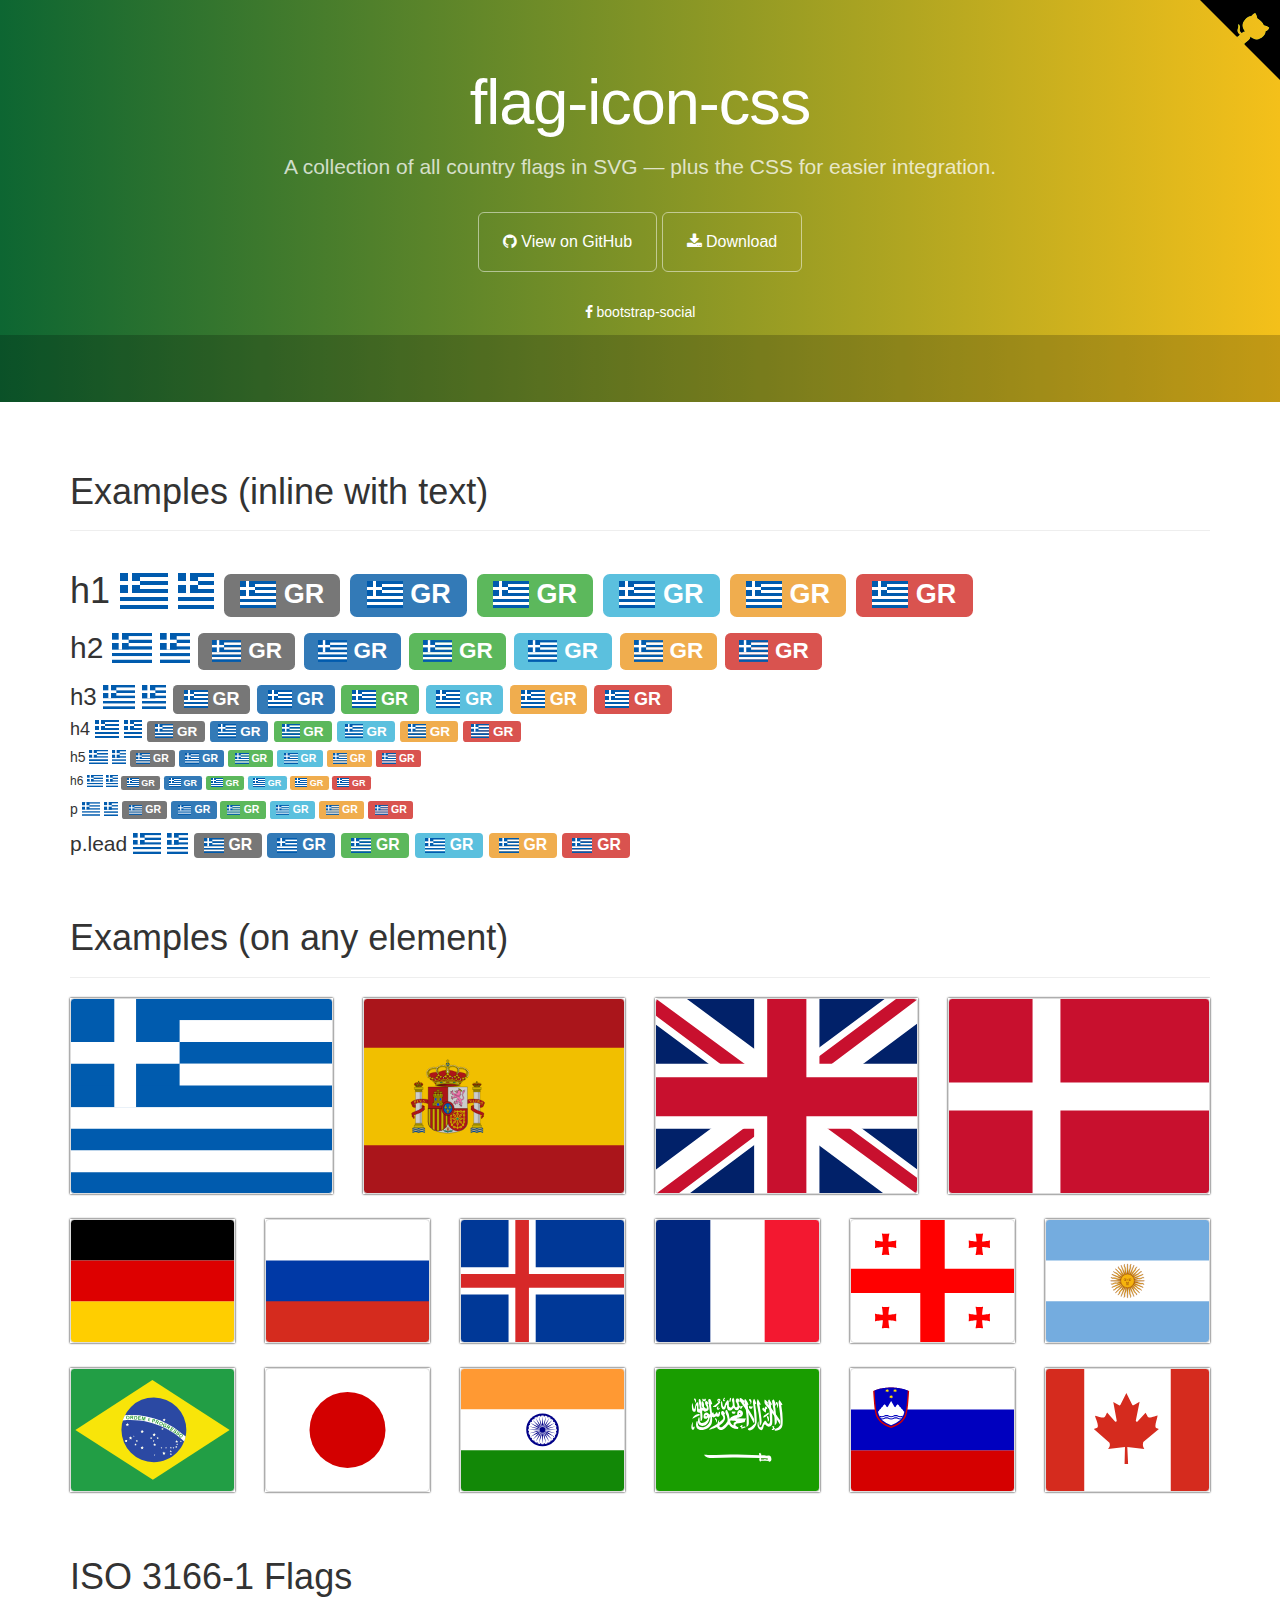
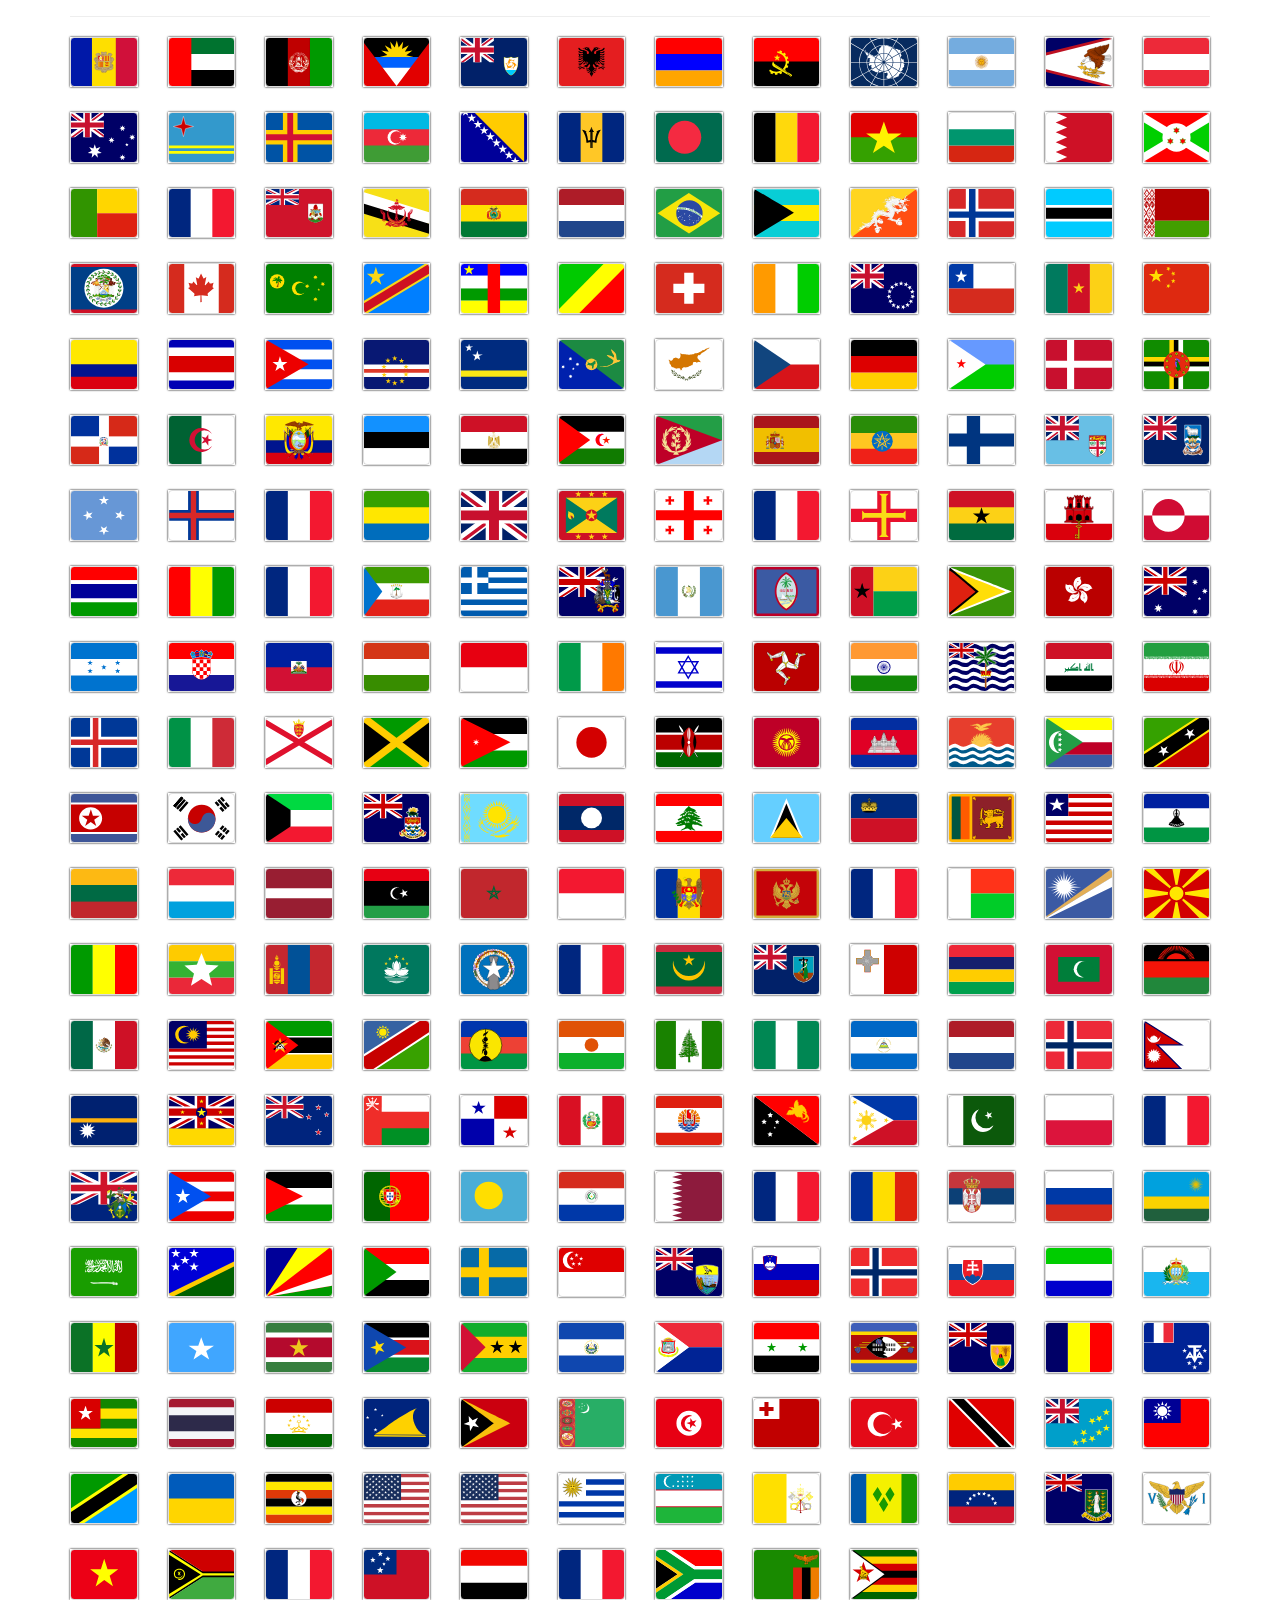
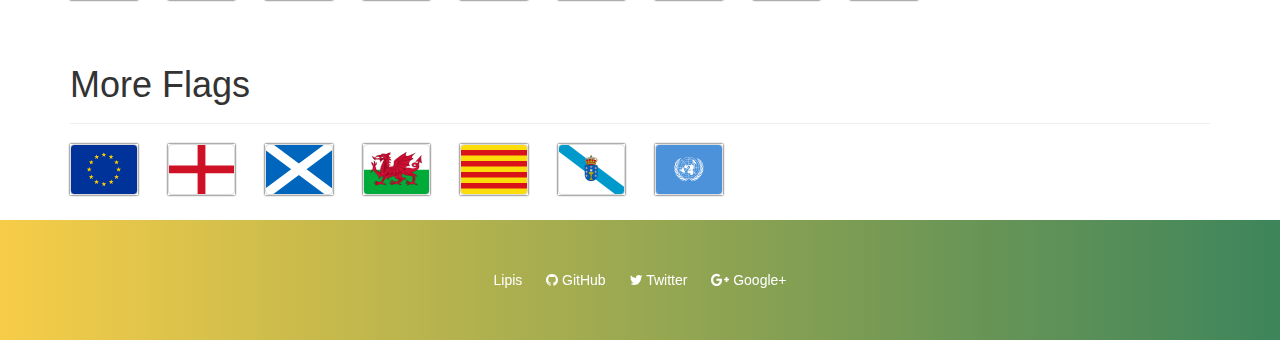
<file: assets/vendor/flag-icon-css/index.html>
<!DOCTYPE html>
<html lang="en">
  <head>
    <meta charset="utf-8">
    <meta name="viewport" content="width=device-width, initial-scale=1.0">
    <meta property="og:type" content="website" />
    <meta property="og:url" content="https://lipis.github.io/flag-icon-css/" />

    <title>SVG Country Flags | flag-icon-css</title>

    <link href="https://maxcdn.bootstrapcdn.com/bootstrap/3.3.6/css/bootstrap.min.css" rel="stylesheet" id="bootstrap">
    <link href="https://maxcdn.bootstrapcdn.com/font-awesome/4.5.0/css/font-awesome.min.css" rel="stylesheet">
    <link href="./assets/docs.css" rel="stylesheet">
    <link href="./css/flag-icon.css" rel="stylesheet">
  </head>

  <body>
    <div class="jumbotron">
      <div class="container">
        <h1>flag-icon-css</h1>
        <p>
          A collection of all country flags in SVG — plus the CSS for easier integration.
        </p>
        <a href="https://github.com/lipis/flag-icon-css" class="btn btn-outline btn-lg"><span class="fa fa-github"></span> View on GitHub</a>
        <a href="https://github.com/lipis/flag-icon-css/archive/master.zip" class="btn btn-outline btn-lg"><span class="fa fa-download"></span> Download</a>
        <ul class="jumbotron-links">
          <li><a href="https://lipis.github.io/bootstrap-social"><span class="fa fa-facebook"></span> bootstrap-social</a></li>
        </ul>
      </div>
      <div class="bottom">
        <iframe src="https://ghbtns.com/github-btn.html?user=lipis&amp;repo=flag-icon-css&amp;type=watch&amp;count=true" class="social-share"></iframe>
      </div>
    </div>
    <script>
      if (window.location.hostname.indexOf('github') > 0) {
        window.location.replace("http://flag-icon-css.lip.is/");
      }
    </script>
    <div class="container">
      <section id="examples">
        <div class="page-header">
          <h1>Examples (inline with text)</h1>
        </div>
        <div class="no-wrap">
          <h1>
            h1
            <span class="flag-icon flag-icon-gr"></span>
            <span class="flag-icon flag-icon-squared flag-icon-gr"></span>
            <span class="label label-default"><span class="flag-icon flag-icon-gr"></span> GR</span>
            <span class="label label-primary"><span class="flag-icon flag-icon-gr"></span> GR</span>
            <span class="label label-success"><span class="flag-icon flag-icon-gr"></span> GR</span>
            <span class="label label-info"><span class="flag-icon flag-icon-gr"></span> GR</span>
            <span class="label label-warning"><span class="flag-icon flag-icon-gr"></span> GR</span>
            <span class="label label-danger"><span class="flag-icon flag-icon-gr"></span> GR</span>
          </h1>
          <h2>
            h2
            <span class="flag-icon flag-icon-gr"></span>
            <span class="flag-icon flag-icon-squared flag-icon-gr"></span>
            <span class="label label-default"><span class="flag-icon flag-icon-gr"></span> GR</span>
            <span class="label label-primary"><span class="flag-icon flag-icon-gr"></span> GR</span>
            <span class="label label-success"><span class="flag-icon flag-icon-gr"></span> GR</span>
            <span class="label label-info"><span class="flag-icon flag-icon-gr"></span> GR</span>
            <span class="label label-warning"><span class="flag-icon flag-icon-gr"></span> GR</span>
            <span class="label label-danger"><span class="flag-icon flag-icon-gr"></span> GR</span>
          </h2>
          <h3>
            h3
            <span class="flag-icon flag-icon-gr"></span>
            <span class="flag-icon flag-icon-squared flag-icon-gr"></span>
            <span class="label label-default"><span class="flag-icon flag-icon-gr"></span> GR</span>
            <span class="label label-primary"><span class="flag-icon flag-icon-gr"></span> GR</span>
            <span class="label label-success"><span class="flag-icon flag-icon-gr"></span> GR</span>
            <span class="label label-info"><span class="flag-icon flag-icon-gr"></span> GR</span>
            <span class="label label-warning"><span class="flag-icon flag-icon-gr"></span> GR</span>
            <span class="label label-danger"><span class="flag-icon flag-icon-gr"></span> GR</span>
          </h3>
          <h4>
            h4
            <span class="flag-icon flag-icon-gr"></span>
            <span class="flag-icon flag-icon-squared flag-icon-gr"></span>
            <span class="label label-default"><span class="flag-icon flag-icon-gr"></span> GR</span>
            <span class="label label-primary"><span class="flag-icon flag-icon-gr"></span> GR</span>
            <span class="label label-success"><span class="flag-icon flag-icon-gr"></span> GR</span>
            <span class="label label-info"><span class="flag-icon flag-icon-gr"></span> GR</span>
            <span class="label label-warning"><span class="flag-icon flag-icon-gr"></span> GR</span>
            <span class="label label-danger"><span class="flag-icon flag-icon-gr"></span> GR</span>
          </h4>
          <h5>
            h5
            <span class="flag-icon flag-icon-gr"></span>
            <span class="flag-icon flag-icon-squared flag-icon-gr"></span>
            <span class="label label-default"><span class="flag-icon flag-icon-gr"></span> GR</span>
            <span class="label label-primary"><span class="flag-icon flag-icon-gr"></span> GR</span>
            <span class="label label-success"><span class="flag-icon flag-icon-gr"></span> GR</span>
            <span class="label label-info"><span class="flag-icon flag-icon-gr"></span> GR</span>
            <span class="label label-warning"><span class="flag-icon flag-icon-gr"></span> GR</span>
            <span class="label label-danger"><span class="flag-icon flag-icon-gr"></span> GR</span>
          </h5>
          <h6>
            h6
            <span class="flag-icon flag-icon-gr"></span>
            <span class="flag-icon flag-icon-squared flag-icon-gr"></span>
            <span class="label label-default"><span class="flag-icon flag-icon-gr"></span> GR</span>
            <span class="label label-primary"><span class="flag-icon flag-icon-gr"></span> GR</span>
            <span class="label label-success"><span class="flag-icon flag-icon-gr"></span> GR</span>
            <span class="label label-info"><span class="flag-icon flag-icon-gr"></span> GR</span>
            <span class="label label-warning"><span class="flag-icon flag-icon-gr"></span> GR</span>
            <span class="label label-danger"><span class="flag-icon flag-icon-gr"></span> GR</span>
          </h6>
          <p>
            p
            <span class="flag-icon flag-icon-gr"></span>
            <span class="flag-icon flag-icon-squared flag-icon-gr"></span>
            <span class="label label-default"><span class="flag-icon flag-icon-gr"></span> GR</span>
            <span class="label label-primary"><span class="flag-icon flag-icon-gr"></span> GR</span>
            <span class="label label-success"><span class="flag-icon flag-icon-gr"></span> GR</span>
            <span class="label label-info"><span class="flag-icon flag-icon-gr"></span> GR</span>
            <span class="label label-warning"><span class="flag-icon flag-icon-gr"></span> GR</span>
            <span class="label label-danger"><span class="flag-icon flag-icon-gr"></span> GR</span>
          </p>
          <p class="lead">
            p.lead
            <span class="flag-icon flag-icon-gr"></span>
            <span class="flag-icon flag-icon-squared flag-icon-gr"></span>
            <span class="label label-default"><span class="flag-icon flag-icon-gr"></span> GR</span>
            <span class="label label-primary"><span class="flag-icon flag-icon-gr"></span> GR</span>
            <span class="label label-success"><span class="flag-icon flag-icon-gr"></span> GR</span>
            <span class="label label-info"><span class="flag-icon flag-icon-gr"></span> GR</span>
            <span class="label label-warning"><span class="flag-icon flag-icon-gr"></span> GR</span>
            <span class="label label-danger"><span class="flag-icon flag-icon-gr"></span> GR</span>
          </p>
        </section>
      </section>
      <section id="more" class="d">
        <div class="page-header">
          <h1>Examples (on any element)</h1>
        </div>
        <div class="row">
          <div class="col-lg-3 col-md-4 col-sm-4 col-xs-6">
            <div class="flag-wrapper">
              <div class="img-thumbnail flag flag-icon-background flag-icon-gr"></div>
            </div>
          </div>
          <div class="col-lg-3 col-md-4 col-sm-4 col-xs-6">
            <div class="flag-wrapper">
              <div class="img-thumbnail flag flag-icon-background flag-icon-es"></div>
            </div>
          </div>
          <div class="col-lg-3 col-md-4 col-sm-4 col-xs-3">
            <div class="flag-wrapper">
              <div class="img-thumbnail flag flag-icon-background flag-icon-gb"></div>
            </div>
          </div>
          <div class="col-lg-3 col-sm-2 col-xs-3">
            <div class="flag-wrapper">
              <div class="img-thumbnail flag flag-icon-background flag-icon-dk"></div>
            </div>
          </div>
          <div class="col-sm-2 col-xs-3">
            <div class="flag-wrapper">
              <div class="img-thumbnail flag flag-icon-background flag-icon-de"></div>
            </div>
          </div>
          <div class="col-sm-2 col-xs-3">
            <div class="flag-wrapper">
              <div class="img-thumbnail flag flag-icon-background flag-icon-ru"></div>
            </div>
          </div>
          <div class="col-sm-2 col-xs-3">
            <div class="flag-wrapper">
              <div class="img-thumbnail flag flag-icon-background flag-icon-is"></div>
            </div>
          </div>
          <div class="col-sm-2 col-xs-3">
            <div class="flag-wrapper">
              <div class="img-thumbnail flag flag-icon-background flag-icon-fr"></div>
            </div>
          </div>
          <div class="col-sm-2 col-xs-3">
            <div class="flag-wrapper">
              <div class="img-thumbnail flag flag-icon-background flag-icon-ge"></div>
            </div>
          </div>
          <div class="col-sm-2 col-xs-3">
            <div class="flag-wrapper">
              <div class="img-thumbnail flag flag-icon-background flag-icon-ar"></div>
            </div>
          </div>
          <div class="col-sm-2 col-xs-3">
            <div class="flag-wrapper">
              <div class="img-thumbnail flag flag-icon-background flag-icon-br"></div>
            </div>
          </div>
          <div class="col-sm-2 col-xs-3">
            <div class="flag-wrapper">
              <div class="img-thumbnail flag flag-icon-background flag-icon-jp"></div>
            </div>
          </div>
          <div class="col-sm-2 col-xs-3 hidden-xs">
            <div class="flag-wrapper">
              <div class="img-thumbnail flag flag-icon-background flag-icon-in"></div>
            </div>
          </div>
          <div class="col-sm-2 col-xs-3">
            <div class="flag-wrapper">
              <div class="img-thumbnail flag flag-icon-background flag-icon-sa"></div>
            </div>
          </div>
          <div class="col-sm-2 col-xs-3">
            <div class="flag-wrapper">
              <div class="img-thumbnail flag flag-icon-background flag-icon-si"></div>
            </div>
          </div>
          <div class="col-sm-2 col-xs-3 visible-lg">
            <div class="flag-wrapper">
              <div class="img-thumbnail flag flag-icon-background flag-icon-ca"></div>
            </div>
          </div>
        </div>
      </section>
      <section class="all-flags">
        <div class="page-header">
          <h1>ISO 3166-1 Flags</h1>
        </div>
        <div class="row">
          <div class="col-md-1 col-sm-2 col-xs-3"><div class="flag-wrapper"><div class="img-thumbnail flag flag-icon-background flag-icon-ad" title="ad" id="ad"></div></div></div>
          <div class="col-md-1 col-sm-2 col-xs-3"><div class="flag-wrapper"><div class="img-thumbnail flag flag-icon-background flag-icon-ae" title="ae" id="ae"></div></div></div>
          <div class="col-md-1 col-sm-2 col-xs-3"><div class="flag-wrapper"><div class="img-thumbnail flag flag-icon-background flag-icon-af" title="af" id="af"></div></div></div>
          <div class="col-md-1 col-sm-2 col-xs-3"><div class="flag-wrapper"><div class="img-thumbnail flag flag-icon-background flag-icon-ag" title="ag" id="ag"></div></div></div>
          <div class="col-md-1 col-sm-2 col-xs-3"><div class="flag-wrapper"><div class="img-thumbnail flag flag-icon-background flag-icon-ai" title="ai" id="ai"></div></div></div>
          <div class="col-md-1 col-sm-2 col-xs-3"><div class="flag-wrapper"><div class="img-thumbnail flag flag-icon-background flag-icon-al" title="al" id="al"></div></div></div>
          <div class="col-md-1 col-sm-2 col-xs-3"><div class="flag-wrapper"><div class="img-thumbnail flag flag-icon-background flag-icon-am" title="am" id="am"></div></div></div>
          <div class="col-md-1 col-sm-2 col-xs-3"><div class="flag-wrapper"><div class="img-thumbnail flag flag-icon-background flag-icon-ao" title="ao" id="ao"></div></div></div>
          <div class="col-md-1 col-sm-2 col-xs-3"><div class="flag-wrapper"><div class="img-thumbnail flag flag-icon-background flag-icon-aq" title="aq" id="aq"></div></div></div>
          <div class="col-md-1 col-sm-2 col-xs-3"><div class="flag-wrapper"><div class="img-thumbnail flag flag-icon-background flag-icon-ar" title="ar" id="ar"></div></div></div>
          <div class="col-md-1 col-sm-2 col-xs-3"><div class="flag-wrapper"><div class="img-thumbnail flag flag-icon-background flag-icon-as" title="as" id="as"></div></div></div>
          <div class="col-md-1 col-sm-2 col-xs-3"><div class="flag-wrapper"><div class="img-thumbnail flag flag-icon-background flag-icon-at" title="at" id="at"></div></div></div>
          <div class="col-md-1 col-sm-2 col-xs-3"><div class="flag-wrapper"><div class="img-thumbnail flag flag-icon-background flag-icon-au" title="au" id="au"></div></div></div>
          <div class="col-md-1 col-sm-2 col-xs-3"><div class="flag-wrapper"><div class="img-thumbnail flag flag-icon-background flag-icon-aw" title="aw" id="aw"></div></div></div>
          <div class="col-md-1 col-sm-2 col-xs-3"><div class="flag-wrapper"><div class="img-thumbnail flag flag-icon-background flag-icon-ax" title="ax" id="ax"></div></div></div>
          <div class="col-md-1 col-sm-2 col-xs-3"><div class="flag-wrapper"><div class="img-thumbnail flag flag-icon-background flag-icon-az" title="az" id="az"></div></div></div>
          <div class="col-md-1 col-sm-2 col-xs-3"><div class="flag-wrapper"><div class="img-thumbnail flag flag-icon-background flag-icon-ba" title="ba" id="ba"></div></div></div>
          <div class="col-md-1 col-sm-2 col-xs-3"><div class="flag-wrapper"><div class="img-thumbnail flag flag-icon-background flag-icon-bb" title="bb" id="bb"></div></div></div>
          <div class="col-md-1 col-sm-2 col-xs-3"><div class="flag-wrapper"><div class="img-thumbnail flag flag-icon-background flag-icon-bd" title="bd" id="bd"></div></div></div>
          <div class="col-md-1 col-sm-2 col-xs-3"><div class="flag-wrapper"><div class="img-thumbnail flag flag-icon-background flag-icon-be" title="be" id="be"></div></div></div>
          <div class="col-md-1 col-sm-2 col-xs-3"><div class="flag-wrapper"><div class="img-thumbnail flag flag-icon-background flag-icon-bf" title="bf" id="bf"></div></div></div>
          <div class="col-md-1 col-sm-2 col-xs-3"><div class="flag-wrapper"><div class="img-thumbnail flag flag-icon-background flag-icon-bg" title="bg" id="bg"></div></div></div>
          <div class="col-md-1 col-sm-2 col-xs-3"><div class="flag-wrapper"><div class="img-thumbnail flag flag-icon-background flag-icon-bh" title="bh" id="bh"></div></div></div>
          <div class="col-md-1 col-sm-2 col-xs-3"><div class="flag-wrapper"><div class="img-thumbnail flag flag-icon-background flag-icon-bi" title="bi" id="bi"></div></div></div>
          <div class="col-md-1 col-sm-2 col-xs-3"><div class="flag-wrapper"><div class="img-thumbnail flag flag-icon-background flag-icon-bj" title="bj" id="bj"></div></div></div>
          <div class="col-md-1 col-sm-2 col-xs-3"><div class="flag-wrapper"><div class="img-thumbnail flag flag-icon-background flag-icon-bl" title="bl" id="bl"></div></div></div>
          <div class="col-md-1 col-sm-2 col-xs-3"><div class="flag-wrapper"><div class="img-thumbnail flag flag-icon-background flag-icon-bm" title="bm" id="bm"></div></div></div>
          <div class="col-md-1 col-sm-2 col-xs-3"><div class="flag-wrapper"><div class="img-thumbnail flag flag-icon-background flag-icon-bn" title="bn" id="bn"></div></div></div>
          <div class="col-md-1 col-sm-2 col-xs-3"><div class="flag-wrapper"><div class="img-thumbnail flag flag-icon-background flag-icon-bo" title="bo" id="bo"></div></div></div>
          <div class="col-md-1 col-sm-2 col-xs-3"><div class="flag-wrapper"><div class="img-thumbnail flag flag-icon-background flag-icon-bq" title="bq" id="bq"></div></div></div>
          <div class="col-md-1 col-sm-2 col-xs-3"><div class="flag-wrapper"><div class="img-thumbnail flag flag-icon-background flag-icon-br" title="br" id="br"></div></div></div>
          <div class="col-md-1 col-sm-2 col-xs-3"><div class="flag-wrapper"><div class="img-thumbnail flag flag-icon-background flag-icon-bs" title="bs" id="bs"></div></div></div>
          <div class="col-md-1 col-sm-2 col-xs-3"><div class="flag-wrapper"><div class="img-thumbnail flag flag-icon-background flag-icon-bt" title="bt" id="bt"></div></div></div>
          <div class="col-md-1 col-sm-2 col-xs-3"><div class="flag-wrapper"><div class="img-thumbnail flag flag-icon-background flag-icon-bv" title="bv" id="bv"></div></div></div>
          <div class="col-md-1 col-sm-2 col-xs-3"><div class="flag-wrapper"><div class="img-thumbnail flag flag-icon-background flag-icon-bw" title="bw" id="bw"></div></div></div>
          <div class="col-md-1 col-sm-2 col-xs-3"><div class="flag-wrapper"><div class="img-thumbnail flag flag-icon-background flag-icon-by" title="by" id="by"></div></div></div>
          <div class="col-md-1 col-sm-2 col-xs-3"><div class="flag-wrapper"><div class="img-thumbnail flag flag-icon-background flag-icon-bz" title="bz" id="bz"></div></div></div>
          <div class="col-md-1 col-sm-2 col-xs-3"><div class="flag-wrapper"><div class="img-thumbnail flag flag-icon-background flag-icon-ca" title="ca" id="ca"></div></div></div>
          <div class="col-md-1 col-sm-2 col-xs-3"><div class="flag-wrapper"><div class="img-thumbnail flag flag-icon-background flag-icon-cc" title="cc" id="cc"></div></div></div>
          <div class="col-md-1 col-sm-2 col-xs-3"><div class="flag-wrapper"><div class="img-thumbnail flag flag-icon-background flag-icon-cd" title="cd" id="cd"></div></div></div>
          <div class="col-md-1 col-sm-2 col-xs-3"><div class="flag-wrapper"><div class="img-thumbnail flag flag-icon-background flag-icon-cf" title="cf" id="cf"></div></div></div>
          <div class="col-md-1 col-sm-2 col-xs-3"><div class="flag-wrapper"><div class="img-thumbnail flag flag-icon-background flag-icon-cg" title="cg" id="cg"></div></div></div>
          <div class="col-md-1 col-sm-2 col-xs-3"><div class="flag-wrapper"><div class="img-thumbnail flag flag-icon-background flag-icon-ch" title="ch" id="ch"></div></div></div>
          <div class="col-md-1 col-sm-2 col-xs-3"><div class="flag-wrapper"><div class="img-thumbnail flag flag-icon-background flag-icon-ci" title="ci" id="ci"></div></div></div>
          <div class="col-md-1 col-sm-2 col-xs-3"><div class="flag-wrapper"><div class="img-thumbnail flag flag-icon-background flag-icon-ck" title="ck" id="ck"></div></div></div>
          <div class="col-md-1 col-sm-2 col-xs-3"><div class="flag-wrapper"><div class="img-thumbnail flag flag-icon-background flag-icon-cl" title="cl" id="cl"></div></div></div>
          <div class="col-md-1 col-sm-2 col-xs-3"><div class="flag-wrapper"><div class="img-thumbnail flag flag-icon-background flag-icon-cm" title="cm" id="cm"></div></div></div>
          <div class="col-md-1 col-sm-2 col-xs-3"><div class="flag-wrapper"><div class="img-thumbnail flag flag-icon-background flag-icon-cn" title="cn" id="cn"></div></div></div>
          <div class="col-md-1 col-sm-2 col-xs-3"><div class="flag-wrapper"><div class="img-thumbnail flag flag-icon-background flag-icon-co" title="co" id="co"></div></div></div>
          <div class="col-md-1 col-sm-2 col-xs-3"><div class="flag-wrapper"><div class="img-thumbnail flag flag-icon-background flag-icon-cr" title="cr" id="cr"></div></div></div>
          <div class="col-md-1 col-sm-2 col-xs-3"><div class="flag-wrapper"><div class="img-thumbnail flag flag-icon-background flag-icon-cu" title="cu" id="cu"></div></div></div>
          <div class="col-md-1 col-sm-2 col-xs-3"><div class="flag-wrapper"><div class="img-thumbnail flag flag-icon-background flag-icon-cv" title="cv" id="cv"></div></div></div>
          <div class="col-md-1 col-sm-2 col-xs-3"><div class="flag-wrapper"><div class="img-thumbnail flag flag-icon-background flag-icon-cw" title="cw" id="cw"></div></div></div>
          <div class="col-md-1 col-sm-2 col-xs-3"><div class="flag-wrapper"><div class="img-thumbnail flag flag-icon-background flag-icon-cx" title="cx" id="cx"></div></div></div>
          <div class="col-md-1 col-sm-2 col-xs-3"><div class="flag-wrapper"><div class="img-thumbnail flag flag-icon-background flag-icon-cy" title="cy" id="cy"></div></div></div>
          <div class="col-md-1 col-sm-2 col-xs-3"><div class="flag-wrapper"><div class="img-thumbnail flag flag-icon-background flag-icon-cz" title="cz" id="cz"></div></div></div>
          <div class="col-md-1 col-sm-2 col-xs-3"><div class="flag-wrapper"><div class="img-thumbnail flag flag-icon-background flag-icon-de" title="de" id="de"></div></div></div>
          <div class="col-md-1 col-sm-2 col-xs-3"><div class="flag-wrapper"><div class="img-thumbnail flag flag-icon-background flag-icon-dj" title="dj" id="dj"></div></div></div>
          <div class="col-md-1 col-sm-2 col-xs-3"><div class="flag-wrapper"><div class="img-thumbnail flag flag-icon-background flag-icon-dk" title="dk" id="dk"></div></div></div>
          <div class="col-md-1 col-sm-2 col-xs-3"><div class="flag-wrapper"><div class="img-thumbnail flag flag-icon-background flag-icon-dm" title="dm" id="dm"></div></div></div>
          <div class="col-md-1 col-sm-2 col-xs-3"><div class="flag-wrapper"><div class="img-thumbnail flag flag-icon-background flag-icon-do" title="do" id="do"></div></div></div>
          <div class="col-md-1 col-sm-2 col-xs-3"><div class="flag-wrapper"><div class="img-thumbnail flag flag-icon-background flag-icon-dz" title="dz" id="dz"></div></div></div>
          <div class="col-md-1 col-sm-2 col-xs-3"><div class="flag-wrapper"><div class="img-thumbnail flag flag-icon-background flag-icon-ec" title="ec" id="ec"></div></div></div>
          <div class="col-md-1 col-sm-2 col-xs-3"><div class="flag-wrapper"><div class="img-thumbnail flag flag-icon-background flag-icon-ee" title="ee" id="ee"></div></div></div>
          <div class="col-md-1 col-sm-2 col-xs-3"><div class="flag-wrapper"><div class="img-thumbnail flag flag-icon-background flag-icon-eg" title="eg" id="eg"></div></div></div>
          <div class="col-md-1 col-sm-2 col-xs-3"><div class="flag-wrapper"><div class="img-thumbnail flag flag-icon-background flag-icon-eh" title="eh" id="eh"></div></div></div>
          <div class="col-md-1 col-sm-2 col-xs-3"><div class="flag-wrapper"><div class="img-thumbnail flag flag-icon-background flag-icon-er" title="er" id="er"></div></div></div>
          <div class="col-md-1 col-sm-2 col-xs-3"><div class="flag-wrapper"><div class="img-thumbnail flag flag-icon-background flag-icon-es" title="es" id="es"></div></div></div>
          <div class="col-md-1 col-sm-2 col-xs-3"><div class="flag-wrapper"><div class="img-thumbnail flag flag-icon-background flag-icon-et" title="et" id="et"></div></div></div>
          <div class="col-md-1 col-sm-2 col-xs-3"><div class="flag-wrapper"><div class="img-thumbnail flag flag-icon-background flag-icon-fi" title="fi" id="fi"></div></div></div>
          <div class="col-md-1 col-sm-2 col-xs-3"><div class="flag-wrapper"><div class="img-thumbnail flag flag-icon-background flag-icon-fj" title="fj" id="fj"></div></div></div>
          <div class="col-md-1 col-sm-2 col-xs-3"><div class="flag-wrapper"><div class="img-thumbnail flag flag-icon-background flag-icon-fk" title="fk" id="fk"></div></div></div>
          <div class="col-md-1 col-sm-2 col-xs-3"><div class="flag-wrapper"><div class="img-thumbnail flag flag-icon-background flag-icon-fm" title="fm" id="fm"></div></div></div>
          <div class="col-md-1 col-sm-2 col-xs-3"><div class="flag-wrapper"><div class="img-thumbnail flag flag-icon-background flag-icon-fo" title="fo" id="fo"></div></div></div>
          <div class="col-md-1 col-sm-2 col-xs-3"><div class="flag-wrapper"><div class="img-thumbnail flag flag-icon-background flag-icon-fr" title="fr" id="fr"></div></div></div>
          <div class="col-md-1 col-sm-2 col-xs-3"><div class="flag-wrapper"><div class="img-thumbnail flag flag-icon-background flag-icon-ga" title="ga" id="ga"></div></div></div>
          <div class="col-md-1 col-sm-2 col-xs-3"><div class="flag-wrapper"><div class="img-thumbnail flag flag-icon-background flag-icon-gb" title="gb" id="gb"></div></div></div>
          <div class="col-md-1 col-sm-2 col-xs-3"><div class="flag-wrapper"><div class="img-thumbnail flag flag-icon-background flag-icon-gd" title="gd" id="gd"></div></div></div>
          <div class="col-md-1 col-sm-2 col-xs-3"><div class="flag-wrapper"><div class="img-thumbnail flag flag-icon-background flag-icon-ge" title="ge" id="ge"></div></div></div>
          <div class="col-md-1 col-sm-2 col-xs-3"><div class="flag-wrapper"><div class="img-thumbnail flag flag-icon-background flag-icon-gf" title="gf" id="gf"></div></div></div>
          <div class="col-md-1 col-sm-2 col-xs-3"><div class="flag-wrapper"><div class="img-thumbnail flag flag-icon-background flag-icon-gg" title="gg" id="gg"></div></div></div>
          <div class="col-md-1 col-sm-2 col-xs-3"><div class="flag-wrapper"><div class="img-thumbnail flag flag-icon-background flag-icon-gh" title="gh" id="gh"></div></div></div>
          <div class="col-md-1 col-sm-2 col-xs-3"><div class="flag-wrapper"><div class="img-thumbnail flag flag-icon-background flag-icon-gi" title="gi" id="gi"></div></div></div>
          <div class="col-md-1 col-sm-2 col-xs-3"><div class="flag-wrapper"><div class="img-thumbnail flag flag-icon-background flag-icon-gl" title="gl" id="gl"></div></div></div>
          <div class="col-md-1 col-sm-2 col-xs-3"><div class="flag-wrapper"><div class="img-thumbnail flag flag-icon-background flag-icon-gm" title="gm" id="gm"></div></div></div>
          <div class="col-md-1 col-sm-2 col-xs-3"><div class="flag-wrapper"><div class="img-thumbnail flag flag-icon-background flag-icon-gn" title="gn" id="gn"></div></div></div>
          <div class="col-md-1 col-sm-2 col-xs-3"><div class="flag-wrapper"><div class="img-thumbnail flag flag-icon-background flag-icon-gp" title="gp" id="gp"></div></div></div>
          <div class="col-md-1 col-sm-2 col-xs-3"><div class="flag-wrapper"><div class="img-thumbnail flag flag-icon-background flag-icon-gq" title="gq" id="gq"></div></div></div>
          <div class="col-md-1 col-sm-2 col-xs-3"><div class="flag-wrapper"><div class="img-thumbnail flag flag-icon-background flag-icon-gr" title="gr" id="gr"></div></div></div>
          <div class="col-md-1 col-sm-2 col-xs-3"><div class="flag-wrapper"><div class="img-thumbnail flag flag-icon-background flag-icon-gs" title="gs" id="gs"></div></div></div>
          <div class="col-md-1 col-sm-2 col-xs-3"><div class="flag-wrapper"><div class="img-thumbnail flag flag-icon-background flag-icon-gt" title="gt" id="gt"></div></div></div>
          <div class="col-md-1 col-sm-2 col-xs-3"><div class="flag-wrapper"><div class="img-thumbnail flag flag-icon-background flag-icon-gu" title="gu" id="gu"></div></div></div>
          <div class="col-md-1 col-sm-2 col-xs-3"><div class="flag-wrapper"><div class="img-thumbnail flag flag-icon-background flag-icon-gw" title="gw" id="gw"></div></div></div>
          <div class="col-md-1 col-sm-2 col-xs-3"><div class="flag-wrapper"><div class="img-thumbnail flag flag-icon-background flag-icon-gy" title="gy" id="gy"></div></div></div>
          <div class="col-md-1 col-sm-2 col-xs-3"><div class="flag-wrapper"><div class="img-thumbnail flag flag-icon-background flag-icon-hk" title="hk" id="hk"></div></div></div>
          <div class="col-md-1 col-sm-2 col-xs-3"><div class="flag-wrapper"><div class="img-thumbnail flag flag-icon-background flag-icon-hm" title="hm" id="hm"></div></div></div>
          <div class="col-md-1 col-sm-2 col-xs-3"><div class="flag-wrapper"><div class="img-thumbnail flag flag-icon-background flag-icon-hn" title="hn" id="hn"></div></div></div>
          <div class="col-md-1 col-sm-2 col-xs-3"><div class="flag-wrapper"><div class="img-thumbnail flag flag-icon-background flag-icon-hr" title="hr" id="hr"></div></div></div>
          <div class="col-md-1 col-sm-2 col-xs-3"><div class="flag-wrapper"><div class="img-thumbnail flag flag-icon-background flag-icon-ht" title="ht" id="ht"></div></div></div>
          <div class="col-md-1 col-sm-2 col-xs-3"><div class="flag-wrapper"><div class="img-thumbnail flag flag-icon-background flag-icon-hu" title="hu" id="hu"></div></div></div>
          <div class="col-md-1 col-sm-2 col-xs-3"><div class="flag-wrapper"><div class="img-thumbnail flag flag-icon-background flag-icon-id" title="id" id="id"></div></div></div>
          <div class="col-md-1 col-sm-2 col-xs-3"><div class="flag-wrapper"><div class="img-thumbnail flag flag-icon-background flag-icon-ie" title="ie" id="ie"></div></div></div>
          <div class="col-md-1 col-sm-2 col-xs-3"><div class="flag-wrapper"><div class="img-thumbnail flag flag-icon-background flag-icon-il" title="il" id="il"></div></div></div>
          <div class="col-md-1 col-sm-2 col-xs-3"><div class="flag-wrapper"><div class="img-thumbnail flag flag-icon-background flag-icon-im" title="im" id="im"></div></div></div>
          <div class="col-md-1 col-sm-2 col-xs-3"><div class="flag-wrapper"><div class="img-thumbnail flag flag-icon-background flag-icon-in" title="in" id="in"></div></div></div>
          <div class="col-md-1 col-sm-2 col-xs-3"><div class="flag-wrapper"><div class="img-thumbnail flag flag-icon-background flag-icon-io" title="io" id="io"></div></div></div>
          <div class="col-md-1 col-sm-2 col-xs-3"><div class="flag-wrapper"><div class="img-thumbnail flag flag-icon-background flag-icon-iq" title="iq" id="iq"></div></div></div>
          <div class="col-md-1 col-sm-2 col-xs-3"><div class="flag-wrapper"><div class="img-thumbnail flag flag-icon-background flag-icon-ir" title="ir" id="ir"></div></div></div>
          <div class="col-md-1 col-sm-2 col-xs-3"><div class="flag-wrapper"><div class="img-thumbnail flag flag-icon-background flag-icon-is" title="is" id="is"></div></div></div>
          <div class="col-md-1 col-sm-2 col-xs-3"><div class="flag-wrapper"><div class="img-thumbnail flag flag-icon-background flag-icon-it" title="it" id="it"></div></div></div>
          <div class="col-md-1 col-sm-2 col-xs-3"><div class="flag-wrapper"><div class="img-thumbnail flag flag-icon-background flag-icon-je" title="je" id="je"></div></div></div>
          <div class="col-md-1 col-sm-2 col-xs-3"><div class="flag-wrapper"><div class="img-thumbnail flag flag-icon-background flag-icon-jm" title="jm" id="jm"></div></div></div>
          <div class="col-md-1 col-sm-2 col-xs-3"><div class="flag-wrapper"><div class="img-thumbnail flag flag-icon-background flag-icon-jo" title="jo" id="jo"></div></div></div>
          <div class="col-md-1 col-sm-2 col-xs-3"><div class="flag-wrapper"><div class="img-thumbnail flag flag-icon-background flag-icon-jp" title="jp" id="jp"></div></div></div>
          <div class="col-md-1 col-sm-2 col-xs-3"><div class="flag-wrapper"><div class="img-thumbnail flag flag-icon-background flag-icon-ke" title="ke" id="ke"></div></div></div>
          <div class="col-md-1 col-sm-2 col-xs-3"><div class="flag-wrapper"><div class="img-thumbnail flag flag-icon-background flag-icon-kg" title="kg" id="kg"></div></div></div>
          <div class="col-md-1 col-sm-2 col-xs-3"><div class="flag-wrapper"><div class="img-thumbnail flag flag-icon-background flag-icon-kh" title="kh" id="kh"></div></div></div>
          <div class="col-md-1 col-sm-2 col-xs-3"><div class="flag-wrapper"><div class="img-thumbnail flag flag-icon-background flag-icon-ki" title="ki" id="ki"></div></div></div>
          <div class="col-md-1 col-sm-2 col-xs-3"><div class="flag-wrapper"><div class="img-thumbnail flag flag-icon-background flag-icon-km" title="km" id="km"></div></div></div>
          <div class="col-md-1 col-sm-2 col-xs-3"><div class="flag-wrapper"><div class="img-thumbnail flag flag-icon-background flag-icon-kn" title="kn" id="kn"></div></div></div>
          <div class="col-md-1 col-sm-2 col-xs-3"><div class="flag-wrapper"><div class="img-thumbnail flag flag-icon-background flag-icon-kp" title="kp" id="kp"></div></div></div>
          <div class="col-md-1 col-sm-2 col-xs-3"><div class="flag-wrapper"><div class="img-thumbnail flag flag-icon-background flag-icon-kr" title="kr" id="kr"></div></div></div>
          <div class="col-md-1 col-sm-2 col-xs-3"><div class="flag-wrapper"><div class="img-thumbnail flag flag-icon-background flag-icon-kw" title="kw" id="kw"></div></div></div>
          <div class="col-md-1 col-sm-2 col-xs-3"><div class="flag-wrapper"><div class="img-thumbnail flag flag-icon-background flag-icon-ky" title="ky" id="ky"></div></div></div>
          <div class="col-md-1 col-sm-2 col-xs-3"><div class="flag-wrapper"><div class="img-thumbnail flag flag-icon-background flag-icon-kz" title="kz" id="kz"></div></div></div>
          <div class="col-md-1 col-sm-2 col-xs-3"><div class="flag-wrapper"><div class="img-thumbnail flag flag-icon-background flag-icon-la" title="la" id="la"></div></div></div>
          <div class="col-md-1 col-sm-2 col-xs-3"><div class="flag-wrapper"><div class="img-thumbnail flag flag-icon-background flag-icon-lb" title="lb" id="lb"></div></div></div>
          <div class="col-md-1 col-sm-2 col-xs-3"><div class="flag-wrapper"><div class="img-thumbnail flag flag-icon-background flag-icon-lc" title="lc" id="lc"></div></div></div>
          <div class="col-md-1 col-sm-2 col-xs-3"><div class="flag-wrapper"><div class="img-thumbnail flag flag-icon-background flag-icon-li" title="li" id="li"></div></div></div>
          <div class="col-md-1 col-sm-2 col-xs-3"><div class="flag-wrapper"><div class="img-thumbnail flag flag-icon-background flag-icon-lk" title="lk" id="lk"></div></div></div>
          <div class="col-md-1 col-sm-2 col-xs-3"><div class="flag-wrapper"><div class="img-thumbnail flag flag-icon-background flag-icon-lr" title="lr" id="lr"></div></div></div>
          <div class="col-md-1 col-sm-2 col-xs-3"><div class="flag-wrapper"><div class="img-thumbnail flag flag-icon-background flag-icon-ls" title="ls" id="ls"></div></div></div>
          <div class="col-md-1 col-sm-2 col-xs-3"><div class="flag-wrapper"><div class="img-thumbnail flag flag-icon-background flag-icon-lt" title="lt" id="lt"></div></div></div>
          <div class="col-md-1 col-sm-2 col-xs-3"><div class="flag-wrapper"><div class="img-thumbnail flag flag-icon-background flag-icon-lu" title="lu" id="lu"></div></div></div>
          <div class="col-md-1 col-sm-2 col-xs-3"><div class="flag-wrapper"><div class="img-thumbnail flag flag-icon-background flag-icon-lv" title="lv" id="lv"></div></div></div>
          <div class="col-md-1 col-sm-2 col-xs-3"><div class="flag-wrapper"><div class="img-thumbnail flag flag-icon-background flag-icon-ly" title="ly" id="ly"></div></div></div>
          <div class="col-md-1 col-sm-2 col-xs-3"><div class="flag-wrapper"><div class="img-thumbnail flag flag-icon-background flag-icon-ma" title="ma" id="ma"></div></div></div>
          <div class="col-md-1 col-sm-2 col-xs-3"><div class="flag-wrapper"><div class="img-thumbnail flag flag-icon-background flag-icon-mc" title="mc" id="mc"></div></div></div>
          <div class="col-md-1 col-sm-2 col-xs-3"><div class="flag-wrapper"><div class="img-thumbnail flag flag-icon-background flag-icon-md" title="md" id="md"></div></div></div>
          <div class="col-md-1 col-sm-2 col-xs-3"><div class="flag-wrapper"><div class="img-thumbnail flag flag-icon-background flag-icon-me" title="me" id="me"></div></div></div>
          <div class="col-md-1 col-sm-2 col-xs-3"><div class="flag-wrapper"><div class="img-thumbnail flag flag-icon-background flag-icon-mf" title="mf" id="mf"></div></div></div>
          <div class="col-md-1 col-sm-2 col-xs-3"><div class="flag-wrapper"><div class="img-thumbnail flag flag-icon-background flag-icon-mg" title="mg" id="mg"></div></div></div>
          <div class="col-md-1 col-sm-2 col-xs-3"><div class="flag-wrapper"><div class="img-thumbnail flag flag-icon-background flag-icon-mh" title="mh" id="mh"></div></div></div>
          <div class="col-md-1 col-sm-2 col-xs-3"><div class="flag-wrapper"><div class="img-thumbnail flag flag-icon-background flag-icon-mk" title="mk" id="mk"></div></div></div>
          <div class="col-md-1 col-sm-2 col-xs-3"><div class="flag-wrapper"><div class="img-thumbnail flag flag-icon-background flag-icon-ml" title="ml" id="ml"></div></div></div>
          <div class="col-md-1 col-sm-2 col-xs-3"><div class="flag-wrapper"><div class="img-thumbnail flag flag-icon-background flag-icon-mm" title="mm" id="mm"></div></div></div>
          <div class="col-md-1 col-sm-2 col-xs-3"><div class="flag-wrapper"><div class="img-thumbnail flag flag-icon-background flag-icon-mn" title="mn" id="mn"></div></div></div>
          <div class="col-md-1 col-sm-2 col-xs-3"><div class="flag-wrapper"><div class="img-thumbnail flag flag-icon-background flag-icon-mo" title="mo" id="mo"></div></div></div>
          <div class="col-md-1 col-sm-2 col-xs-3"><div class="flag-wrapper"><div class="img-thumbnail flag flag-icon-background flag-icon-mp" title="mp" id="mp"></div></div></div>
          <div class="col-md-1 col-sm-2 col-xs-3"><div class="flag-wrapper"><div class="img-thumbnail flag flag-icon-background flag-icon-mq" title="mq" id="mq"></div></div></div>
          <div class="col-md-1 col-sm-2 col-xs-3"><div class="flag-wrapper"><div class="img-thumbnail flag flag-icon-background flag-icon-mr" title="mr" id="mr"></div></div></div>
          <div class="col-md-1 col-sm-2 col-xs-3"><div class="flag-wrapper"><div class="img-thumbnail flag flag-icon-background flag-icon-ms" title="ms" id="ms"></div></div></div>
          <div class="col-md-1 col-sm-2 col-xs-3"><div class="flag-wrapper"><div class="img-thumbnail flag flag-icon-background flag-icon-mt" title="mt" id="mt"></div></div></div>
          <div class="col-md-1 col-sm-2 col-xs-3"><div class="flag-wrapper"><div class="img-thumbnail flag flag-icon-background flag-icon-mu" title="mu" id="mu"></div></div></div>
          <div class="col-md-1 col-sm-2 col-xs-3"><div class="flag-wrapper"><div class="img-thumbnail flag flag-icon-background flag-icon-mv" title="mv" id="mv"></div></div></div>
          <div class="col-md-1 col-sm-2 col-xs-3"><div class="flag-wrapper"><div class="img-thumbnail flag flag-icon-background flag-icon-mw" title="mw" id="mw"></div></div></div>
          <div class="col-md-1 col-sm-2 col-xs-3"><div class="flag-wrapper"><div class="img-thumbnail flag flag-icon-background flag-icon-mx" title="mx" id="mx"></div></div></div>
          <div class="col-md-1 col-sm-2 col-xs-3"><div class="flag-wrapper"><div class="img-thumbnail flag flag-icon-background flag-icon-my" title="my" id="my"></div></div></div>
          <div class="col-md-1 col-sm-2 col-xs-3"><div class="flag-wrapper"><div class="img-thumbnail flag flag-icon-background flag-icon-mz" title="mz" id="mz"></div></div></div>
          <div class="col-md-1 col-sm-2 col-xs-3"><div class="flag-wrapper"><div class="img-thumbnail flag flag-icon-background flag-icon-na" title="na" id="na"></div></div></div>
          <div class="col-md-1 col-sm-2 col-xs-3"><div class="flag-wrapper"><div class="img-thumbnail flag flag-icon-background flag-icon-nc" title="nc" id="nc"></div></div></div>
          <div class="col-md-1 col-sm-2 col-xs-3"><div class="flag-wrapper"><div class="img-thumbnail flag flag-icon-background flag-icon-ne" title="ne" id="ne"></div></div></div>
          <div class="col-md-1 col-sm-2 col-xs-3"><div class="flag-wrapper"><div class="img-thumbnail flag flag-icon-background flag-icon-nf" title="nf" id="nf"></div></div></div>
          <div class="col-md-1 col-sm-2 col-xs-3"><div class="flag-wrapper"><div class="img-thumbnail flag flag-icon-background flag-icon-ng" title="ng" id="ng"></div></div></div>
          <div class="col-md-1 col-sm-2 col-xs-3"><div class="flag-wrapper"><div class="img-thumbnail flag flag-icon-background flag-icon-ni" title="ni" id="ni"></div></div></div>
          <div class="col-md-1 col-sm-2 col-xs-3"><div class="flag-wrapper"><div class="img-thumbnail flag flag-icon-background flag-icon-nl" title="nl" id="nl"></div></div></div>
          <div class="col-md-1 col-sm-2 col-xs-3"><div class="flag-wrapper"><div class="img-thumbnail flag flag-icon-background flag-icon-no" title="no" id="no"></div></div></div>
          <div class="col-md-1 col-sm-2 col-xs-3"><div class="flag-wrapper"><div class="img-thumbnail flag flag-icon-background flag-icon-np" title="np" id="np"></div></div></div>
          <div class="col-md-1 col-sm-2 col-xs-3"><div class="flag-wrapper"><div class="img-thumbnail flag flag-icon-background flag-icon-nr" title="nr" id="nr"></div></div></div>
          <div class="col-md-1 col-sm-2 col-xs-3"><div class="flag-wrapper"><div class="img-thumbnail flag flag-icon-background flag-icon-nu" title="nu" id="nu"></div></div></div>
          <div class="col-md-1 col-sm-2 col-xs-3"><div class="flag-wrapper"><div class="img-thumbnail flag flag-icon-background flag-icon-nz" title="nz" id="nz"></div></div></div>
          <div class="col-md-1 col-sm-2 col-xs-3"><div class="flag-wrapper"><div class="img-thumbnail flag flag-icon-background flag-icon-om" title="om" id="om"></div></div></div>
          <div class="col-md-1 col-sm-2 col-xs-3"><div class="flag-wrapper"><div class="img-thumbnail flag flag-icon-background flag-icon-pa" title="pa" id="pa"></div></div></div>
          <div class="col-md-1 col-sm-2 col-xs-3"><div class="flag-wrapper"><div class="img-thumbnail flag flag-icon-background flag-icon-pe" title="pe" id="pe"></div></div></div>
          <div class="col-md-1 col-sm-2 col-xs-3"><div class="flag-wrapper"><div class="img-thumbnail flag flag-icon-background flag-icon-pf" title="pf" id="pf"></div></div></div>
          <div class="col-md-1 col-sm-2 col-xs-3"><div class="flag-wrapper"><div class="img-thumbnail flag flag-icon-background flag-icon-pg" title="pg" id="pg"></div></div></div>
          <div class="col-md-1 col-sm-2 col-xs-3"><div class="flag-wrapper"><div class="img-thumbnail flag flag-icon-background flag-icon-ph" title="ph" id="ph"></div></div></div>
          <div class="col-md-1 col-sm-2 col-xs-3"><div class="flag-wrapper"><div class="img-thumbnail flag flag-icon-background flag-icon-pk" title="pk" id="pk"></div></div></div>
          <div class="col-md-1 col-sm-2 col-xs-3"><div class="flag-wrapper"><div class="img-thumbnail flag flag-icon-background flag-icon-pl" title="pl" id="pl"></div></div></div>
          <div class="col-md-1 col-sm-2 col-xs-3"><div class="flag-wrapper"><div class="img-thumbnail flag flag-icon-background flag-icon-pm" title="pm" id="pm"></div></div></div>
          <div class="col-md-1 col-sm-2 col-xs-3"><div class="flag-wrapper"><div class="img-thumbnail flag flag-icon-background flag-icon-pn" title="pn" id="pn"></div></div></div>
          <div class="col-md-1 col-sm-2 col-xs-3"><div class="flag-wrapper"><div class="img-thumbnail flag flag-icon-background flag-icon-pr" title="pr" id="pr"></div></div></div>
          <div class="col-md-1 col-sm-2 col-xs-3"><div class="flag-wrapper"><div class="img-thumbnail flag flag-icon-background flag-icon-ps" title="ps" id="ps"></div></div></div>
          <div class="col-md-1 col-sm-2 col-xs-3"><div class="flag-wrapper"><div class="img-thumbnail flag flag-icon-background flag-icon-pt" title="pt" id="pt"></div></div></div>
          <div class="col-md-1 col-sm-2 col-xs-3"><div class="flag-wrapper"><div class="img-thumbnail flag flag-icon-background flag-icon-pw" title="pw" id="pw"></div></div></div>
          <div class="col-md-1 col-sm-2 col-xs-3"><div class="flag-wrapper"><div class="img-thumbnail flag flag-icon-background flag-icon-py" title="py" id="py"></div></div></div>
          <div class="col-md-1 col-sm-2 col-xs-3"><div class="flag-wrapper"><div class="img-thumbnail flag flag-icon-background flag-icon-qa" title="qa" id="qa"></div></div></div>
          <div class="col-md-1 col-sm-2 col-xs-3"><div class="flag-wrapper"><div class="img-thumbnail flag flag-icon-background flag-icon-re" title="re" id="re"></div></div></div>
          <div class="col-md-1 col-sm-2 col-xs-3"><div class="flag-wrapper"><div class="img-thumbnail flag flag-icon-background flag-icon-ro" title="ro" id="ro"></div></div></div>
          <div class="col-md-1 col-sm-2 col-xs-3"><div class="flag-wrapper"><div class="img-thumbnail flag flag-icon-background flag-icon-rs" title="rs" id="rs"></div></div></div>
          <div class="col-md-1 col-sm-2 col-xs-3"><div class="flag-wrapper"><div class="img-thumbnail flag flag-icon-background flag-icon-ru" title="ru" id="ru"></div></div></div>
          <div class="col-md-1 col-sm-2 col-xs-3"><div class="flag-wrapper"><div class="img-thumbnail flag flag-icon-background flag-icon-rw" title="rw" id="rw"></div></div></div>
          <div class="col-md-1 col-sm-2 col-xs-3"><div class="flag-wrapper"><div class="img-thumbnail flag flag-icon-background flag-icon-sa" title="sa" id="sa"></div></div></div>
          <div class="col-md-1 col-sm-2 col-xs-3"><div class="flag-wrapper"><div class="img-thumbnail flag flag-icon-background flag-icon-sb" title="sb" id="sb"></div></div></div>
          <div class="col-md-1 col-sm-2 col-xs-3"><div class="flag-wrapper"><div class="img-thumbnail flag flag-icon-background flag-icon-sc" title="sc" id="sc"></div></div></div>
          <div class="col-md-1 col-sm-2 col-xs-3"><div class="flag-wrapper"><div class="img-thumbnail flag flag-icon-background flag-icon-sd" title="sd" id="sd"></div></div></div>
          <div class="col-md-1 col-sm-2 col-xs-3"><div class="flag-wrapper"><div class="img-thumbnail flag flag-icon-background flag-icon-se" title="se" id="se"></div></div></div>
          <div class="col-md-1 col-sm-2 col-xs-3"><div class="flag-wrapper"><div class="img-thumbnail flag flag-icon-background flag-icon-sg" title="sg" id="sg"></div></div></div>
          <div class="col-md-1 col-sm-2 col-xs-3"><div class="flag-wrapper"><div class="img-thumbnail flag flag-icon-background flag-icon-sh" title="sh" id="sh"></div></div></div>
          <div class="col-md-1 col-sm-2 col-xs-3"><div class="flag-wrapper"><div class="img-thumbnail flag flag-icon-background flag-icon-si" title="si" id="si"></div></div></div>
          <div class="col-md-1 col-sm-2 col-xs-3"><div class="flag-wrapper"><div class="img-thumbnail flag flag-icon-background flag-icon-sj" title="sj" id="sj"></div></div></div>
          <div class="col-md-1 col-sm-2 col-xs-3"><div class="flag-wrapper"><div class="img-thumbnail flag flag-icon-background flag-icon-sk" title="sk" id="sk"></div></div></div>
          <div class="col-md-1 col-sm-2 col-xs-3"><div class="flag-wrapper"><div class="img-thumbnail flag flag-icon-background flag-icon-sl" title="sl" id="sl"></div></div></div>
          <div class="col-md-1 col-sm-2 col-xs-3"><div class="flag-wrapper"><div class="img-thumbnail flag flag-icon-background flag-icon-sm" title="sm" id="sm"></div></div></div>
          <div class="col-md-1 col-sm-2 col-xs-3"><div class="flag-wrapper"><div class="img-thumbnail flag flag-icon-background flag-icon-sn" title="sn" id="sn"></div></div></div>
          <div class="col-md-1 col-sm-2 col-xs-3"><div class="flag-wrapper"><div class="img-thumbnail flag flag-icon-background flag-icon-so" title="so" id="so"></div></div></div>
          <div class="col-md-1 col-sm-2 col-xs-3"><div class="flag-wrapper"><div class="img-thumbnail flag flag-icon-background flag-icon-sr" title="sr" id="sr"></div></div></div>
          <div class="col-md-1 col-sm-2 col-xs-3"><div class="flag-wrapper"><div class="img-thumbnail flag flag-icon-background flag-icon-ss" title="ss" id="ss"></div></div></div>
          <div class="col-md-1 col-sm-2 col-xs-3"><div class="flag-wrapper"><div class="img-thumbnail flag flag-icon-background flag-icon-st" title="st" id="st"></div></div></div>
          <div class="col-md-1 col-sm-2 col-xs-3"><div class="flag-wrapper"><div class="img-thumbnail flag flag-icon-background flag-icon-sv" title="sv" id="sv"></div></div></div>
          <div class="col-md-1 col-sm-2 col-xs-3"><div class="flag-wrapper"><div class="img-thumbnail flag flag-icon-background flag-icon-sx" title="sx" id="sx"></div></div></div>
          <div class="col-md-1 col-sm-2 col-xs-3"><div class="flag-wrapper"><div class="img-thumbnail flag flag-icon-background flag-icon-sy" title="sy" id="sy"></div></div></div>
          <div class="col-md-1 col-sm-2 col-xs-3"><div class="flag-wrapper"><div class="img-thumbnail flag flag-icon-background flag-icon-sz" title="sz" id="sz"></div></div></div>
          <div class="col-md-1 col-sm-2 col-xs-3"><div class="flag-wrapper"><div class="img-thumbnail flag flag-icon-background flag-icon-tc" title="tc" id="tc"></div></div></div>
          <div class="col-md-1 col-sm-2 col-xs-3"><div class="flag-wrapper"><div class="img-thumbnail flag flag-icon-background flag-icon-td" title="td" id="td"></div></div></div>
          <div class="col-md-1 col-sm-2 col-xs-3"><div class="flag-wrapper"><div class="img-thumbnail flag flag-icon-background flag-icon-tf" title="tf" id="tf"></div></div></div>
          <div class="col-md-1 col-sm-2 col-xs-3"><div class="flag-wrapper"><div class="img-thumbnail flag flag-icon-background flag-icon-tg" title="tg" id="tg"></div></div></div>
          <div class="col-md-1 col-sm-2 col-xs-3"><div class="flag-wrapper"><div class="img-thumbnail flag flag-icon-background flag-icon-th" title="th" id="th"></div></div></div>
          <div class="col-md-1 col-sm-2 col-xs-3"><div class="flag-wrapper"><div class="img-thumbnail flag flag-icon-background flag-icon-tj" title="tj" id="tj"></div></div></div>
          <div class="col-md-1 col-sm-2 col-xs-3"><div class="flag-wrapper"><div class="img-thumbnail flag flag-icon-background flag-icon-tk" title="tk" id="tk"></div></div></div>
          <div class="col-md-1 col-sm-2 col-xs-3"><div class="flag-wrapper"><div class="img-thumbnail flag flag-icon-background flag-icon-tl" title="tl" id="tl"></div></div></div>
          <div class="col-md-1 col-sm-2 col-xs-3"><div class="flag-wrapper"><div class="img-thumbnail flag flag-icon-background flag-icon-tm" title="tm" id="tm"></div></div></div>
          <div class="col-md-1 col-sm-2 col-xs-3"><div class="flag-wrapper"><div class="img-thumbnail flag flag-icon-background flag-icon-tn" title="tn" id="tn"></div></div></div>
          <div class="col-md-1 col-sm-2 col-xs-3"><div class="flag-wrapper"><div class="img-thumbnail flag flag-icon-background flag-icon-to" title="to" id="to"></div></div></div>
          <div class="col-md-1 col-sm-2 col-xs-3"><div class="flag-wrapper"><div class="img-thumbnail flag flag-icon-background flag-icon-tr" title="tr" id="tr"></div></div></div>
          <div class="col-md-1 col-sm-2 col-xs-3"><div class="flag-wrapper"><div class="img-thumbnail flag flag-icon-background flag-icon-tt" title="tt" id="tt"></div></div></div>
          <div class="col-md-1 col-sm-2 col-xs-3"><div class="flag-wrapper"><div class="img-thumbnail flag flag-icon-background flag-icon-tv" title="tv" id="tv"></div></div></div>
          <div class="col-md-1 col-sm-2 col-xs-3"><div class="flag-wrapper"><div class="img-thumbnail flag flag-icon-background flag-icon-tw" title="tw" id="tw"></div></div></div>
          <div class="col-md-1 col-sm-2 col-xs-3"><div class="flag-wrapper"><div class="img-thumbnail flag flag-icon-background flag-icon-tz" title="tz" id="tz"></div></div></div>
          <div class="col-md-1 col-sm-2 col-xs-3"><div class="flag-wrapper"><div class="img-thumbnail flag flag-icon-background flag-icon-ua" title="ua" id="ua"></div></div></div>
          <div class="col-md-1 col-sm-2 col-xs-3"><div class="flag-wrapper"><div class="img-thumbnail flag flag-icon-background flag-icon-ug" title="ug" id="ug"></div></div></div>
          <div class="col-md-1 col-sm-2 col-xs-3"><div class="flag-wrapper"><div class="img-thumbnail flag flag-icon-background flag-icon-um" title="um" id="um"></div></div></div>
          <div class="col-md-1 col-sm-2 col-xs-3"><div class="flag-wrapper"><div class="img-thumbnail flag flag-icon-background flag-icon-us" title="us" id="us"></div></div></div>
          <div class="col-md-1 col-sm-2 col-xs-3"><div class="flag-wrapper"><div class="img-thumbnail flag flag-icon-background flag-icon-uy" title="uy" id="uy"></div></div></div>
          <div class="col-md-1 col-sm-2 col-xs-3"><div class="flag-wrapper"><div class="img-thumbnail flag flag-icon-background flag-icon-uz" title="uz" id="uz"></div></div></div>
          <div class="col-md-1 col-sm-2 col-xs-3"><div class="flag-wrapper"><div class="img-thumbnail flag flag-icon-background flag-icon-va" title="va" id="va"></div></div></div>
          <div class="col-md-1 col-sm-2 col-xs-3"><div class="flag-wrapper"><div class="img-thumbnail flag flag-icon-background flag-icon-vc" title="vc" id="vc"></div></div></div>
          <div class="col-md-1 col-sm-2 col-xs-3"><div class="flag-wrapper"><div class="img-thumbnail flag flag-icon-background flag-icon-ve" title="ve" id="ve"></div></div></div>
          <div class="col-md-1 col-sm-2 col-xs-3"><div class="flag-wrapper"><div class="img-thumbnail flag flag-icon-background flag-icon-vg" title="vg" id="vg"></div></div></div>
          <div class="col-md-1 col-sm-2 col-xs-3"><div class="flag-wrapper"><div class="img-thumbnail flag flag-icon-background flag-icon-vi" title="vi" id="vi"></div></div></div>
          <div class="col-md-1 col-sm-2 col-xs-3"><div class="flag-wrapper"><div class="img-thumbnail flag flag-icon-background flag-icon-vn" title="vn" id="vn"></div></div></div>
          <div class="col-md-1 col-sm-2 col-xs-3"><div class="flag-wrapper"><div class="img-thumbnail flag flag-icon-background flag-icon-vu" title="vu" id="vu"></div></div></div>
          <div class="col-md-1 col-sm-2 col-xs-3"><div class="flag-wrapper"><div class="img-thumbnail flag flag-icon-background flag-icon-wf" title="wf" id="wf"></div></div></div>
          <div class="col-md-1 col-sm-2 col-xs-3"><div class="flag-wrapper"><div class="img-thumbnail flag flag-icon-background flag-icon-ws" title="ws" id="ws"></div></div></div>
          <div class="col-md-1 col-sm-2 col-xs-3"><div class="flag-wrapper"><div class="img-thumbnail flag flag-icon-background flag-icon-ye" title="ye" id="ye"></div></div></div>
          <div class="col-md-1 col-sm-2 col-xs-3"><div class="flag-wrapper"><div class="img-thumbnail flag flag-icon-background flag-icon-yt" title="yt" id="yt"></div></div></div>
          <div class="col-md-1 col-sm-2 col-xs-3"><div class="flag-wrapper"><div class="img-thumbnail flag flag-icon-background flag-icon-za" title="za" id="za"></div></div></div>
          <div class="col-md-1 col-sm-2 col-xs-3"><div class="flag-wrapper"><div class="img-thumbnail flag flag-icon-background flag-icon-zm" title="zm" id="zm"></div></div></div>
          <div class="col-md-1 col-sm-2 col-xs-3"><div class="flag-wrapper"><div class="img-thumbnail flag flag-icon-background flag-icon-zw" title="zw" id="zw"></div></div></div>
        </div>
      </section>
      <section class="all-flags">
        <div class="page-header">
          <h1>More Flags</h1>
        </div>
        <div class="row">
          <div class="col-md-1 col-sm-2 col-xs-3"><div class="flag-wrapper"><div class="img-thumbnail flag flag-icon-background flag-icon-eu" title="eu" id="eu"></div></div></div>
          <div class="col-md-1 col-sm-2 col-xs-3"><div class="flag-wrapper"><div class="img-thumbnail flag flag-icon-background flag-icon-gb-eng" title="gb-eng" id="gb-eng"></div></div></div>
          <div class="col-md-1 col-sm-2 col-xs-3"><div class="flag-wrapper"><div class="img-thumbnail flag flag-icon-background flag-icon-gb-sct" title="gb-sct" id="gb-sct"></div></div></div>
          <div class="col-md-1 col-sm-2 col-xs-3"><div class="flag-wrapper"><div class="img-thumbnail flag flag-icon-background flag-icon-gb-wls" title="gb-wls" id="gb-wls"></div></div></div>
          <div class="col-md-1 col-sm-2 col-xs-3"><div class="flag-wrapper"><div class="img-thumbnail flag flag-icon-background flag-icon-es-ca" title="es-ca" id="es-ca"></div></div></div>
          <div class="col-md-1 col-sm-2 col-xs-3"><div class="flag-wrapper"><div class="img-thumbnail flag flag-icon-background flag-icon-es-ga" title="es-ga" id="es-ga"></div></div></div>
          <div class="col-md-1 col-sm-2 col-xs-3"><div class="flag-wrapper"><div class="img-thumbnail flag flag-icon-background flag-icon-un" title="un" id="un"></div></div></div>
        </div>
      </section>
    </div>

    <footer>
      <ul class="links">
        <li><a href="https://lip.is">Lipis</a></li>
        <li><a href="https://github.com/lipis"><span class="fa fa-github"></span> GitHub</a></li>
        <li><a href="https://twitter.com/lipis"><span class="fa fa-twitter"></span> Twitter</a></li>
        <li><a href="https://google.com/+PanayiotisLipiridis"><span class="fa fa-google-plus"></span> Google+</a></li>
      </ul>
    </footer>
    <a href="https://github.com/lipis/flag-icon-css" title="Fork me on GitHub" class="github-corner"><svg width="80" height="80" viewbox="0 0 250 250"><title>Fork me on GitHub</title><path d="M0 0h250v250"></path><path d="M127.4 110c-14.6-9.2-9.4-19.5-9.4-19.5 3-7 1.5-11 1.5-11-1-6.2 3-2 3-2 4 4.7 2 11 2 11-2.2 10.4 5 14.8 9 16.2" fill="currentColor" style="transform-origin:130px 110px" class="octo-arm"></path><path d="M113.2 114.3s3.6 1.6 4.7.6l15-13.7c3-2.4 6-3 8.2-2.7-8-11.2-14-25 3-41 4.7-4.4 10.6-6.4 16.2-6.4.6-1.6 3.6-7.3 11.8-10.7 0 0 4.5 2.7 6.8 16.5 4.3 2.7 8.3 6 12 9.8 3.3 3.5 6.7 8 8.6 12.3 14 3 16.8 8 16.8 8-3.4 8-9.4 11-11.4 11 0 5.8-2.3 11-7.5 15.5-16.4 16-30 9-40 .2 0 3-1 7-5.2 11l-13.3 11c-1 1 .5 5.3.8 5z" fill="currentColor" class="octo-body"></path></svg><style> .github-corner svg{position:absolute;right:0;top:0;mix-blend-mode:darken;color:#ffffff;fill:#000000;}.github-corner:hover .octo-arm{animation:octocat-wave .56s;}@keyframes octocat-wave{0%, 100%{transform:rotate(0);}20%, 60%{transform:rotate(-20deg);}40%, 80%{transform:rotate(10deg);}}</style></a>
    <script src="https://ajax.googleapis.com/ajax/libs/jquery/2.1.4/jquery.min.js"></script>
    <script src="./assets/docs.js"></script>
  </body>
</html>
</file>
<file: assets/vendor/flag-icon-css/assets/docs.css>
body {
  font-weight: 300;
  -webkit-font-smoothing: antialiased;
}
h1,
h2,
h3,
h4,
h5,
h6 {
  font-weight: 300;
}
.flag-wrapper {
  width: 100%;
  display: inline-block;
  position: relative;
  box-shadow: 0 0 2px black;
  overflow: hidden;
  margin-bottom: 20px;
}
.flag-wrapper:after {
  padding-top: 75%;
  /* ratio */
  display: block;
  content: '';
}
.flag-wrapper .flag {
  position: absolute;
  top: 0;
  bottom: 0;
  right: 0;
  left: 0;
  width: 100%;
  height: 100%;
  background-size: cover;
}
.no-wrap {
  white-space: nowrap;
  margin-bottom: 8px;
  overflow: hidden;
}
.all-flags .flag-icon-background {
  cursor: pointer;
}
.jumbotron {
  position: relative;
  font-size: 16px;
  color: #fff;
  color: rgba(255, 255, 255, 0.75);
  text-align: center;
  border-radius: 0;
  padding-bottom: 80px;
  background: linear-gradient(to right, #0d6632, #f4c01a);
}
.jumbotron h1 {
  margin-bottom: 15px;
  font-weight: 300;
  letter-spacing: -1px;
  color: #fff;
}
.jumbotron iframe {
  width: 100px!important;
  height: 20px!important;
  border: none;
  overflow: hidden;
  margin: 2px;
}
.jumbotron p a,
.jumbotron .jumbotron-links a {
  font-weight: 500;
  color: #fff;
}
.jumbotron .jumbotron-links {
  margin-top: 15px;
  margin-bottom: 0;
  padding-left: 0;
  list-style: none;
  font-size: 14px;
}
.jumbotron .jumbotron-links li {
  display: inline;
}
.jumbotron .jumbotron-links li + li {
  margin-left: 20px;
}
.jumbotron .bottom {
  position: absolute;
  bottom: 0;
  left: 0;
  right: 0;
  padding: 18px;
  background-color: rgba(0, 0, 0, 0.2);
}
.btn-outline {
  margin-top: 15px;
  margin-bottom: 15px;
  padding: 18px 24px;
  font-size: inherit;
  font-weight: 500;
  color: #fff;
  /* redeclare to override the `.jumbotron a` */
  background-color: transparent;
  border-color: #fff;
  border-color: rgba(255, 255, 255, 0.5);
  transition: all 0.1s ease-in-out;
}
.btn-outline:hover,
.btn-outline:active {
  color: #0d6632;
  background-color: #fff;
  border-color: #fff;
}
.how-to {
  padding: 20px;
}
.how-to h2 {
  text-align: center;
}
.how-to li {
  font-size: 21px;
  line-height: 1.7;
  margin-top: 20px;
}
.how-to li p {
  font-size: 16px;
  color: #555;
}
.how-to code {
  font-size: 85%;
  word-wrap: break-word;
  white-space: normal;
}
footer {
  text-align: center;
  opacity: 0.8;
  padding: 50px;
  background: linear-gradient(to right, #f4c01a, #0d6632);
}
footer a {
  color: #fff;
}
footer a:hover {
  color: #fff;
}
.links {
  margin: 0;
  list-style: none;
  padding-left: 0;
}
.links li {
  display: inline;
  padding: 0 10px;
}
</file>
<file: assets/vendor/flag-icon-css/css/flag-icon.css>
.flag-icon-background {
  background-size: contain;
  background-position: 50%;
  background-repeat: no-repeat;
}
.flag-icon {
  background-size: contain;
  background-position: 50%;
  background-repeat: no-repeat;
  position: relative;
  display: inline-block;
  width: 1.33333333em;
  line-height: 1em;
}
.flag-icon:before {
  content: "\00a0";
}
.flag-icon.flag-icon-squared {
  width: 1em;
}
.flag-icon-ad {
  background-image: url(../flags/4x3/ad.svg);
}
.flag-icon-ad.flag-icon-squared {
  background-image: url(../flags/1x1/ad.svg);
}
.flag-icon-ae {
  background-image: url(../flags/4x3/ae.svg);
}
.flag-icon-ae.flag-icon-squared {
  background-image: url(../flags/1x1/ae.svg);
}
.flag-icon-af {
  background-image: url(../flags/4x3/af.svg);
}
.flag-icon-af.flag-icon-squared {
  background-image: url(../flags/1x1/af.svg);
}
.flag-icon-ag {
  background-image: url(../flags/4x3/ag.svg);
}
.flag-icon-ag.flag-icon-squared {
  background-image: url(../flags/1x1/ag.svg);
}
.flag-icon-ai {
  background-image: url(../flags/4x3/ai.svg);
}
.flag-icon-ai.flag-icon-squared {
  background-image: url(../flags/1x1/ai.svg);
}
.flag-icon-al {
  background-image: url(../flags/4x3/al.svg);
}
.flag-icon-al.flag-icon-squared {
  background-image: url(../flags/1x1/al.svg);
}
.flag-icon-am {
  background-image: url(../flags/4x3/am.svg);
}
.flag-icon-am.flag-icon-squared {
  background-image: url(../flags/1x1/am.svg);
}
.flag-icon-ao {
  background-image: url(../flags/4x3/ao.svg);
}
.flag-icon-ao.flag-icon-squared {
  background-image: url(../flags/1x1/ao.svg);
}
.flag-icon-aq {
  background-image: url(../flags/4x3/aq.svg);
}
.flag-icon-aq.flag-icon-squared {
  background-image: url(../flags/1x1/aq.svg);
}
.flag-icon-ar {
  background-image: url(../flags/4x3/ar.svg);
}
.flag-icon-ar.flag-icon-squared {
  background-image: url(../flags/1x1/ar.svg);
}
.flag-icon-as {
  background-image: url(../flags/4x3/as.svg);
}
.flag-icon-as.flag-icon-squared {
  background-image: url(../flags/1x1/as.svg);
}
.flag-icon-at {
  background-image: url(../flags/4x3/at.svg);
}
.flag-icon-at.flag-icon-squared {
  background-image: url(../flags/1x1/at.svg);
}
.flag-icon-au {
  background-image: url(../flags/4x3/au.svg);
}
.flag-icon-au.flag-icon-squared {
  background-image: url(../flags/1x1/au.svg);
}
.flag-icon-aw {
  background-image: url(../flags/4x3/aw.svg);
}
.flag-icon-aw.flag-icon-squared {
  background-image: url(../flags/1x1/aw.svg);
}
.flag-icon-ax {
  background-image: url(../flags/4x3/ax.svg);
}
.flag-icon-ax.flag-icon-squared {
  background-image: url(../flags/1x1/ax.svg);
}
.flag-icon-az {
  background-image: url(../flags/4x3/az.svg);
}
.flag-icon-az.flag-icon-squared {
  background-image: url(../flags/1x1/az.svg);
}
.flag-icon-ba {
  background-image: url(../flags/4x3/ba.svg);
}
.flag-icon-ba.flag-icon-squared {
  background-image: url(../flags/1x1/ba.svg);
}
.flag-icon-bb {
  background-image: url(../flags/4x3/bb.svg);
}
.flag-icon-bb.flag-icon-squared {
  background-image: url(../flags/1x1/bb.svg);
}
.flag-icon-bd {
  background-image: url(../flags/4x3/bd.svg);
}
.flag-icon-bd.flag-icon-squared {
  background-image: url(../flags/1x1/bd.svg);
}
.flag-icon-be {
  background-image: url(../flags/4x3/be.svg);
}
.flag-icon-be.flag-icon-squared {
  background-image: url(../flags/1x1/be.svg);
}
.flag-icon-bf {
  background-image: url(../flags/4x3/bf.svg);
}
.flag-icon-bf.flag-icon-squared {
  background-image: url(../flags/1x1/bf.svg);
}
.flag-icon-bg {
  background-image: url(../flags/4x3/bg.svg);
}
.flag-icon-bg.flag-icon-squared {
  background-image: url(../flags/1x1/bg.svg);
}
.flag-icon-bh {
  background-image: url(../flags/4x3/bh.svg);
}
.flag-icon-bh.flag-icon-squared {
  background-image: url(../flags/1x1/bh.svg);
}
.flag-icon-bi {
  background-image: url(../flags/4x3/bi.svg);
}
.flag-icon-bi.flag-icon-squared {
  background-image: url(../flags/1x1/bi.svg);
}
.flag-icon-bj {
  background-image: url(../flags/4x3/bj.svg);
}
.flag-icon-bj.flag-icon-squared {
  background-image: url(../flags/1x1/bj.svg);
}
.flag-icon-bl {
  background-image: url(../flags/4x3/bl.svg);
}
.flag-icon-bl.flag-icon-squared {
  background-image: url(../flags/1x1/bl.svg);
}
.flag-icon-bm {
  background-image: url(../flags/4x3/bm.svg);
}
.flag-icon-bm.flag-icon-squared {
  background-image: url(../flags/1x1/bm.svg);
}
.flag-icon-bn {
  background-image: url(../flags/4x3/bn.svg);
}
.flag-icon-bn.flag-icon-squared {
  background-image: url(../flags/1x1/bn.svg);
}
.flag-icon-bo {
  background-image: url(../flags/4x3/bo.svg);
}
.flag-icon-bo.flag-icon-squared {
  background-image: url(../flags/1x1/bo.svg);
}
.flag-icon-bq {
  background-image: url(../flags/4x3/bq.svg);
}
.flag-icon-bq.flag-icon-squared {
  background-image: url(../flags/1x1/bq.svg);
}
.flag-icon-br {
  background-image: url(../flags/4x3/br.svg);
}
.flag-icon-br.flag-icon-squared {
  background-image: url(../flags/1x1/br.svg);
}
.flag-icon-bs {
  background-image: url(../flags/4x3/bs.svg);
}
.flag-icon-bs.flag-icon-squared {
  background-image: url(../flags/1x1/bs.svg);
}
.flag-icon-bt {
  background-image: url(../flags/4x3/bt.svg);
}
.flag-icon-bt.flag-icon-squared {
  background-image: url(../flags/1x1/bt.svg);
}
.flag-icon-bv {
  background-image: url(../flags/4x3/bv.svg);
}
.flag-icon-bv.flag-icon-squared {
  background-image: url(../flags/1x1/bv.svg);
}
.flag-icon-bw {
  background-image: url(../flags/4x3/bw.svg);
}
.flag-icon-bw.flag-icon-squared {
  background-image: url(../flags/1x1/bw.svg);
}
.flag-icon-by {
  background-image: url(../flags/4x3/by.svg);
}
.flag-icon-by.flag-icon-squared {
  background-image: url(../flags/1x1/by.svg);
}
.flag-icon-bz {
  background-image: url(../flags/4x3/bz.svg);
}
.flag-icon-bz.flag-icon-squared {
  background-image: url(../flags/1x1/bz.svg);
}
.flag-icon-ca {
  background-image: url(../flags/4x3/ca.svg);
}
.flag-icon-ca.flag-icon-squared {
  background-image: url(../flags/1x1/ca.svg);
}
.flag-icon-cc {
  background-image: url(../flags/4x3/cc.svg);
}
.flag-icon-cc.flag-icon-squared {
  background-image: url(../flags/1x1/cc.svg);
}
.flag-icon-cd {
  background-image: url(../flags/4x3/cd.svg);
}
.flag-icon-cd.flag-icon-squared {
  background-image: url(../flags/1x1/cd.svg);
}
.flag-icon-cf {
  background-image: url(../flags/4x3/cf.svg);
}
.flag-icon-cf.flag-icon-squared {
  background-image: url(../flags/1x1/cf.svg);
}
.flag-icon-cg {
  background-image: url(../flags/4x3/cg.svg);
}
.flag-icon-cg.flag-icon-squared {
  background-image: url(../flags/1x1/cg.svg);
}
.flag-icon-ch {
  background-image: url(../flags/4x3/ch.svg);
}
.flag-icon-ch.flag-icon-squared {
  background-image: url(../flags/1x1/ch.svg);
}
.flag-icon-ci {
  background-image: url(../flags/4x3/ci.svg);
}
.flag-icon-ci.flag-icon-squared {
  background-image: url(../flags/1x1/ci.svg);
}
.flag-icon-ck {
  background-image: url(../flags/4x3/ck.svg);
}
.flag-icon-ck.flag-icon-squared {
  background-image: url(../flags/1x1/ck.svg);
}
.flag-icon-cl {
  background-image: url(../flags/4x3/cl.svg);
}
.flag-icon-cl.flag-icon-squared {
  background-image: url(../flags/1x1/cl.svg);
}
.flag-icon-cm {
  background-image: url(../flags/4x3/cm.svg);
}
.flag-icon-cm.flag-icon-squared {
  background-image: url(../flags/1x1/cm.svg);
}
.flag-icon-cn {
  background-image: url(../flags/4x3/cn.svg);
}
.flag-icon-cn.flag-icon-squared {
  background-image: url(../flags/1x1/cn.svg);
}
.flag-icon-co {
  background-image: url(../flags/4x3/co.svg);
}
.flag-icon-co.flag-icon-squared {
  background-image: url(../flags/1x1/co.svg);
}
.flag-icon-cr {
  background-image: url(../flags/4x3/cr.svg);
}
.flag-icon-cr.flag-icon-squared {
  background-image: url(../flags/1x1/cr.svg);
}
.flag-icon-cu {
  background-image: url(../flags/4x3/cu.svg);
}
.flag-icon-cu.flag-icon-squared {
  background-image: url(../flags/1x1/cu.svg);
}
.flag-icon-cv {
  background-image: url(../flags/4x3/cv.svg);
}
.flag-icon-cv.flag-icon-squared {
  background-image: url(../flags/1x1/cv.svg);
}
.flag-icon-cw {
  background-image: url(../flags/4x3/cw.svg);
}
.flag-icon-cw.flag-icon-squared {
  background-image: url(../flags/1x1/cw.svg);
}
.flag-icon-cx {
  background-image: url(../flags/4x3/cx.svg);
}
.flag-icon-cx.flag-icon-squared {
  background-image: url(../flags/1x1/cx.svg);
}
.flag-icon-cy {
  background-image: url(../flags/4x3/cy.svg);
}
.flag-icon-cy.flag-icon-squared {
  background-image: url(../flags/1x1/cy.svg);
}
.flag-icon-cz {
  background-image: url(../flags/4x3/cz.svg);
}
.flag-icon-cz.flag-icon-squared {
  background-image: url(../flags/1x1/cz.svg);
}
.flag-icon-de {
  background-image: url(../flags/4x3/de.svg);
}
.flag-icon-de.flag-icon-squared {
  background-image: url(../flags/1x1/de.svg);
}
.flag-icon-dj {
  background-image: url(../flags/4x3/dj.svg);
}
.flag-icon-dj.flag-icon-squared {
  background-image: url(../flags/1x1/dj.svg);
}
.flag-icon-dk {
  background-image: url(../flags/4x3/dk.svg);
}
.flag-icon-dk.flag-icon-squared {
  background-image: url(../flags/1x1/dk.svg);
}
.flag-icon-dm {
  background-image: url(../flags/4x3/dm.svg);
}
.flag-icon-dm.flag-icon-squared {
  background-image: url(../flags/1x1/dm.svg);
}
.flag-icon-do {
  background-image: url(../flags/4x3/do.svg);
}
.flag-icon-do.flag-icon-squared {
  background-image: url(../flags/1x1/do.svg);
}
.flag-icon-dz {
  background-image: url(../flags/4x3/dz.svg);
}
.flag-icon-dz.flag-icon-squared {
  background-image: url(../flags/1x1/dz.svg);
}
.flag-icon-ec {
  background-image: url(../flags/4x3/ec.svg);
}
.flag-icon-ec.flag-icon-squared {
  background-image: url(../flags/1x1/ec.svg);
}
.flag-icon-ee {
  background-image: url(../flags/4x3/ee.svg);
}
.flag-icon-ee.flag-icon-squared {
  background-image: url(../flags/1x1/ee.svg);
}
.flag-icon-eg {
  background-image: url(../flags/4x3/eg.svg);
}
.flag-icon-eg.flag-icon-squared {
  background-image: url(../flags/1x1/eg.svg);
}
.flag-icon-eh {
  background-image: url(../flags/4x3/eh.svg);
}
.flag-icon-eh.flag-icon-squared {
  background-image: url(../flags/1x1/eh.svg);
}
.flag-icon-er {
  background-image: url(../flags/4x3/er.svg);
}
.flag-icon-er.flag-icon-squared {
  background-image: url(../flags/1x1/er.svg);
}
.flag-icon-es {
  background-image: url(../flags/4x3/es.svg);
}
.flag-icon-es.flag-icon-squared {
  background-image: url(../flags/1x1/es.svg);
}
.flag-icon-et {
  background-image: url(../flags/4x3/et.svg);
}
.flag-icon-et.flag-icon-squared {
  background-image: url(../flags/1x1/et.svg);
}
.flag-icon-fi {
  background-image: url(../flags/4x3/fi.svg);
}
.flag-icon-fi.flag-icon-squared {
  background-image: url(../flags/1x1/fi.svg);
}
.flag-icon-fj {
  background-image: url(../flags/4x3/fj.svg);
}
.flag-icon-fj.flag-icon-squared {
  background-image: url(../flags/1x1/fj.svg);
}
.flag-icon-fk {
  background-image: url(../flags/4x3/fk.svg);
}
.flag-icon-fk.flag-icon-squared {
  background-image: url(../flags/1x1/fk.svg);
}
.flag-icon-fm {
  background-image: url(../flags/4x3/fm.svg);
}
.flag-icon-fm.flag-icon-squared {
  background-image: url(../flags/1x1/fm.svg);
}
.flag-icon-fo {
  background-image: url(../flags/4x3/fo.svg);
}
.flag-icon-fo.flag-icon-squared {
  background-image: url(../flags/1x1/fo.svg);
}
.flag-icon-fr {
  background-image: url(../flags/4x3/fr.svg);
}
.flag-icon-fr.flag-icon-squared {
  background-image: url(../flags/1x1/fr.svg);
}
.flag-icon-ga {
  background-image: url(../flags/4x3/ga.svg);
}
.flag-icon-ga.flag-icon-squared {
  background-image: url(../flags/1x1/ga.svg);
}
.flag-icon-gb {
  background-image: url(../flags/4x3/gb.svg);
}
.flag-icon-gb.flag-icon-squared {
  background-image: url(../flags/1x1/gb.svg);
}
.flag-icon-gd {
  background-image: url(../flags/4x3/gd.svg);
}
.flag-icon-gd.flag-icon-squared {
  background-image: url(../flags/1x1/gd.svg);
}
.flag-icon-ge {
  background-image: url(../flags/4x3/ge.svg);
}
.flag-icon-ge.flag-icon-squared {
  background-image: url(../flags/1x1/ge.svg);
}
.flag-icon-gf {
  background-image: url(../flags/4x3/gf.svg);
}
.flag-icon-gf.flag-icon-squared {
  background-image: url(../flags/1x1/gf.svg);
}
.flag-icon-gg {
  background-image: url(../flags/4x3/gg.svg);
}
.flag-icon-gg.flag-icon-squared {
  background-image: url(../flags/1x1/gg.svg);
}
.flag-icon-gh {
  background-image: url(../flags/4x3/gh.svg);
}
.flag-icon-gh.flag-icon-squared {
  background-image: url(../flags/1x1/gh.svg);
}
.flag-icon-gi {
  background-image: url(../flags/4x3/gi.svg);
}
.flag-icon-gi.flag-icon-squared {
  background-image: url(../flags/1x1/gi.svg);
}
.flag-icon-gl {
  background-image: url(../flags/4x3/gl.svg);
}
.flag-icon-gl.flag-icon-squared {
  background-image: url(../flags/1x1/gl.svg);
}
.flag-icon-gm {
  background-image: url(../flags/4x3/gm.svg);
}
.flag-icon-gm.flag-icon-squared {
  background-image: url(../flags/1x1/gm.svg);
}
.flag-icon-gn {
  background-image: url(../flags/4x3/gn.svg);
}
.flag-icon-gn.flag-icon-squared {
  background-image: url(../flags/1x1/gn.svg);
}
.flag-icon-gp {
  background-image: url(../flags/4x3/gp.svg);
}
.flag-icon-gp.flag-icon-squared {
  background-image: url(../flags/1x1/gp.svg);
}
.flag-icon-gq {
  background-image: url(../flags/4x3/gq.svg);
}
.flag-icon-gq.flag-icon-squared {
  background-image: url(../flags/1x1/gq.svg);
}
.flag-icon-gr {
  background-image: url(../flags/4x3/gr.svg);
}
.flag-icon-gr.flag-icon-squared {
  background-image: url(../flags/1x1/gr.svg);
}
.flag-icon-gs {
  background-image: url(../flags/4x3/gs.svg);
}
.flag-icon-gs.flag-icon-squared {
  background-image: url(../flags/1x1/gs.svg);
}
.flag-icon-gt {
  background-image: url(../flags/4x3/gt.svg);
}
.flag-icon-gt.flag-icon-squared {
  background-image: url(../flags/1x1/gt.svg);
}
.flag-icon-gu {
  background-image: url(../flags/4x3/gu.svg);
}
.flag-icon-gu.flag-icon-squared {
  background-image: url(../flags/1x1/gu.svg);
}
.flag-icon-gw {
  background-image: url(../flags/4x3/gw.svg);
}
.flag-icon-gw.flag-icon-squared {
  background-image: url(../flags/1x1/gw.svg);
}
.flag-icon-gy {
  background-image: url(../flags/4x3/gy.svg);
}
.flag-icon-gy.flag-icon-squared {
  background-image: url(../flags/1x1/gy.svg);
}
.flag-icon-hk {
  background-image: url(../flags/4x3/hk.svg);
}
.flag-icon-hk.flag-icon-squared {
  background-image: url(../flags/1x1/hk.svg);
}
.flag-icon-hm {
  background-image: url(../flags/4x3/hm.svg);
}
.flag-icon-hm.flag-icon-squared {
  background-image: url(../flags/1x1/hm.svg);
}
.flag-icon-hn {
  background-image: url(../flags/4x3/hn.svg);
}
.flag-icon-hn.flag-icon-squared {
  background-image: url(../flags/1x1/hn.svg);
}
.flag-icon-hr {
  background-image: url(../flags/4x3/hr.svg);
}
.flag-icon-hr.flag-icon-squared {
  background-image: url(../flags/1x1/hr.svg);
}
.flag-icon-ht {
  background-image: url(../flags/4x3/ht.svg);
}
.flag-icon-ht.flag-icon-squared {
  background-image: url(../flags/1x1/ht.svg);
}
.flag-icon-hu {
  background-image: url(../flags/4x3/hu.svg);
}
.flag-icon-hu.flag-icon-squared {
  background-image: url(../flags/1x1/hu.svg);
}
.flag-icon-id {
  background-image: url(../flags/4x3/id.svg);
}
.flag-icon-id.flag-icon-squared {
  background-image: url(../flags/1x1/id.svg);
}
.flag-icon-ie {
  background-image: url(../flags/4x3/ie.svg);
}
.flag-icon-ie.flag-icon-squared {
  background-image: url(../flags/1x1/ie.svg);
}
.flag-icon-il {
  background-image: url(../flags/4x3/il.svg);
}
.flag-icon-il.flag-icon-squared {
  background-image: url(../flags/1x1/il.svg);
}
.flag-icon-im {
  background-image: url(../flags/4x3/im.svg);
}
.flag-icon-im.flag-icon-squared {
  background-image: url(../flags/1x1/im.svg);
}
.flag-icon-in {
  background-image: url(../flags/4x3/in.svg);
}
.flag-icon-in.flag-icon-squared {
  background-image: url(../flags/1x1/in.svg);
}
.flag-icon-io {
  background-image: url(../flags/4x3/io.svg);
}
.flag-icon-io.flag-icon-squared {
  background-image: url(../flags/1x1/io.svg);
}
.flag-icon-iq {
  background-image: url(../flags/4x3/iq.svg);
}
.flag-icon-iq.flag-icon-squared {
  background-image: url(../flags/1x1/iq.svg);
}
.flag-icon-ir {
  background-image: url(../flags/4x3/ir.svg);
}
.flag-icon-ir.flag-icon-squared {
  background-image: url(../flags/1x1/ir.svg);
}
.flag-icon-is {
  background-image: url(../flags/4x3/is.svg);
}
.flag-icon-is.flag-icon-squared {
  background-image: url(../flags/1x1/is.svg);
}
.flag-icon-it {
  background-image: url(../flags/4x3/it.svg);
}
.flag-icon-it.flag-icon-squared {
  background-image: url(../flags/1x1/it.svg);
}
.flag-icon-je {
  background-image: url(../flags/4x3/je.svg);
}
.flag-icon-je.flag-icon-squared {
  background-image: url(../flags/1x1/je.svg);
}
.flag-icon-jm {
  background-image: url(../flags/4x3/jm.svg);
}
.flag-icon-jm.flag-icon-squared {
  background-image: url(../flags/1x1/jm.svg);
}
.flag-icon-jo {
  background-image: url(../flags/4x3/jo.svg);
}
.flag-icon-jo.flag-icon-squared {
  background-image: url(../flags/1x1/jo.svg);
}
.flag-icon-jp {
  background-image: url(../flags/4x3/jp.svg);
}
.flag-icon-jp.flag-icon-squared {
  background-image: url(../flags/1x1/jp.svg);
}
.flag-icon-ke {
  background-image: url(../flags/4x3/ke.svg);
}
.flag-icon-ke.flag-icon-squared {
  background-image: url(../flags/1x1/ke.svg);
}
.flag-icon-kg {
  background-image: url(../flags/4x3/kg.svg);
}
.flag-icon-kg.flag-icon-squared {
  background-image: url(../flags/1x1/kg.svg);
}
.flag-icon-kh {
  background-image: url(../flags/4x3/kh.svg);
}
.flag-icon-kh.flag-icon-squared {
  background-image: url(../flags/1x1/kh.svg);
}
.flag-icon-ki {
  background-image: url(../flags/4x3/ki.svg);
}
.flag-icon-ki.flag-icon-squared {
  background-image: url(../flags/1x1/ki.svg);
}
.flag-icon-km {
  background-image: url(../flags/4x3/km.svg);
}
.flag-icon-km.flag-icon-squared {
  background-image: url(../flags/1x1/km.svg);
}
.flag-icon-kn {
  background-image: url(../flags/4x3/kn.svg);
}
.flag-icon-kn.flag-icon-squared {
  background-image: url(../flags/1x1/kn.svg);
}
.flag-icon-kp {
  background-image: url(../flags/4x3/kp.svg);
}
.flag-icon-kp.flag-icon-squared {
  background-image: url(../flags/1x1/kp.svg);
}
.flag-icon-kr {
  background-image: url(../flags/4x3/kr.svg);
}
.flag-icon-kr.flag-icon-squared {
  background-image: url(../flags/1x1/kr.svg);
}
.flag-icon-kw {
  background-image: url(../flags/4x3/kw.svg);
}
.flag-icon-kw.flag-icon-squared {
  background-image: url(../flags/1x1/kw.svg);
}
.flag-icon-ky {
  background-image: url(../flags/4x3/ky.svg);
}
.flag-icon-ky.flag-icon-squared {
  background-image: url(../flags/1x1/ky.svg);
}
.flag-icon-kz {
  background-image: url(../flags/4x3/kz.svg);
}
.flag-icon-kz.flag-icon-squared {
  background-image: url(../flags/1x1/kz.svg);
}
.flag-icon-la {
  background-image: url(../flags/4x3/la.svg);
}
.flag-icon-la.flag-icon-squared {
  background-image: url(../flags/1x1/la.svg);
}
.flag-icon-lb {
  background-image: url(../flags/4x3/lb.svg);
}
.flag-icon-lb.flag-icon-squared {
  background-image: url(../flags/1x1/lb.svg);
}
.flag-icon-lc {
  background-image: url(../flags/4x3/lc.svg);
}
.flag-icon-lc.flag-icon-squared {
  background-image: url(../flags/1x1/lc.svg);
}
.flag-icon-li {
  background-image: url(../flags/4x3/li.svg);
}
.flag-icon-li.flag-icon-squared {
  background-image: url(../flags/1x1/li.svg);
}
.flag-icon-lk {
  background-image: url(../flags/4x3/lk.svg);
}
.flag-icon-lk.flag-icon-squared {
  background-image: url(../flags/1x1/lk.svg);
}
.flag-icon-lr {
  background-image: url(../flags/4x3/lr.svg);
}
.flag-icon-lr.flag-icon-squared {
  background-image: url(../flags/1x1/lr.svg);
}
.flag-icon-ls {
  background-image: url(../flags/4x3/ls.svg);
}
.flag-icon-ls.flag-icon-squared {
  background-image: url(../flags/1x1/ls.svg);
}
.flag-icon-lt {
  background-image: url(../flags/4x3/lt.svg);
}
.flag-icon-lt.flag-icon-squared {
  background-image: url(../flags/1x1/lt.svg);
}
.flag-icon-lu {
  background-image: url(../flags/4x3/lu.svg);
}
.flag-icon-lu.flag-icon-squared {
  background-image: url(../flags/1x1/lu.svg);
}
.flag-icon-lv {
  background-image: url(../flags/4x3/lv.svg);
}
.flag-icon-lv.flag-icon-squared {
  background-image: url(../flags/1x1/lv.svg);
}
.flag-icon-ly {
  background-image: url(../flags/4x3/ly.svg);
}
.flag-icon-ly.flag-icon-squared {
  background-image: url(../flags/1x1/ly.svg);
}
.flag-icon-ma {
  background-image: url(../flags/4x3/ma.svg);
}
.flag-icon-ma.flag-icon-squared {
  background-image: url(../flags/1x1/ma.svg);
}
.flag-icon-mc {
  background-image: url(../flags/4x3/mc.svg);
}
.flag-icon-mc.flag-icon-squared {
  background-image: url(../flags/1x1/mc.svg);
}
.flag-icon-md {
  background-image: url(../flags/4x3/md.svg);
}
.flag-icon-md.flag-icon-squared {
  background-image: url(../flags/1x1/md.svg);
}
.flag-icon-me {
  background-image: url(../flags/4x3/me.svg);
}
.flag-icon-me.flag-icon-squared {
  background-image: url(../flags/1x1/me.svg);
}
.flag-icon-mf {
  background-image: url(../flags/4x3/mf.svg);
}
.flag-icon-mf.flag-icon-squared {
  background-image: url(../flags/1x1/mf.svg);
}
.flag-icon-mg {
  background-image: url(../flags/4x3/mg.svg);
}
.flag-icon-mg.flag-icon-squared {
  background-image: url(../flags/1x1/mg.svg);
}
.flag-icon-mh {
  background-image: url(../flags/4x3/mh.svg);
}
.flag-icon-mh.flag-icon-squared {
  background-image: url(../flags/1x1/mh.svg);
}
.flag-icon-mk {
  background-image: url(../flags/4x3/mk.svg);
}
.flag-icon-mk.flag-icon-squared {
  background-image: url(../flags/1x1/mk.svg);
}
.flag-icon-ml {
  background-image: url(../flags/4x3/ml.svg);
}
.flag-icon-ml.flag-icon-squared {
  background-image: url(../flags/1x1/ml.svg);
}
.flag-icon-mm {
  background-image: url(../flags/4x3/mm.svg);
}
.flag-icon-mm.flag-icon-squared {
  background-image: url(../flags/1x1/mm.svg);
}
.flag-icon-mn {
  background-image: url(../flags/4x3/mn.svg);
}
.flag-icon-mn.flag-icon-squared {
  background-image: url(../flags/1x1/mn.svg);
}
.flag-icon-mo {
  background-image: url(../flags/4x3/mo.svg);
}
.flag-icon-mo.flag-icon-squared {
  background-image: url(../flags/1x1/mo.svg);
}
.flag-icon-mp {
  background-image: url(../flags/4x3/mp.svg);
}
.flag-icon-mp.flag-icon-squared {
  background-image: url(../flags/1x1/mp.svg);
}
.flag-icon-mq {
  background-image: url(../flags/4x3/mq.svg);
}
.flag-icon-mq.flag-icon-squared {
  background-image: url(../flags/1x1/mq.svg);
}
.flag-icon-mr {
  background-image: url(../flags/4x3/mr.svg);
}
.flag-icon-mr.flag-icon-squared {
  background-image: url(../flags/1x1/mr.svg);
}
.flag-icon-ms {
  background-image: url(../flags/4x3/ms.svg);
}
.flag-icon-ms.flag-icon-squared {
  background-image: url(../flags/1x1/ms.svg);
}
.flag-icon-mt {
  background-image: url(../flags/4x3/mt.svg);
}
.flag-icon-mt.flag-icon-squared {
  background-image: url(../flags/1x1/mt.svg);
}
.flag-icon-mu {
  background-image: url(../flags/4x3/mu.svg);
}
.flag-icon-mu.flag-icon-squared {
  background-image: url(../flags/1x1/mu.svg);
}
.flag-icon-mv {
  background-image: url(../flags/4x3/mv.svg);
}
.flag-icon-mv.flag-icon-squared {
  background-image: url(../flags/1x1/mv.svg);
}
.flag-icon-mw {
  background-image: url(../flags/4x3/mw.svg);
}
.flag-icon-mw.flag-icon-squared {
  background-image: url(../flags/1x1/mw.svg);
}
.flag-icon-mx {
  background-image: url(../flags/4x3/mx.svg);
}
.flag-icon-mx.flag-icon-squared {
  background-image: url(../flags/1x1/mx.svg);
}
.flag-icon-my {
  background-image: url(../flags/4x3/my.svg);
}
.flag-icon-my.flag-icon-squared {
  background-image: url(../flags/1x1/my.svg);
}
.flag-icon-mz {
  background-image: url(../flags/4x3/mz.svg);
}
.flag-icon-mz.flag-icon-squared {
  background-image: url(../flags/1x1/mz.svg);
}
.flag-icon-na {
  background-image: url(../flags/4x3/na.svg);
}
.flag-icon-na.flag-icon-squared {
  background-image: url(../flags/1x1/na.svg);
}
.flag-icon-nc {
  background-image: url(../flags/4x3/nc.svg);
}
.flag-icon-nc.flag-icon-squared {
  background-image: url(../flags/1x1/nc.svg);
}
.flag-icon-ne {
  background-image: url(../flags/4x3/ne.svg);
}
.flag-icon-ne.flag-icon-squared {
  background-image: url(../flags/1x1/ne.svg);
}
.flag-icon-nf {
  background-image: url(../flags/4x3/nf.svg);
}
.flag-icon-nf.flag-icon-squared {
  background-image: url(../flags/1x1/nf.svg);
}
.flag-icon-ng {
  background-image: url(../flags/4x3/ng.svg);
}
.flag-icon-ng.flag-icon-squared {
  background-image: url(../flags/1x1/ng.svg);
}
.flag-icon-ni {
  background-image: url(../flags/4x3/ni.svg);
}
.flag-icon-ni.flag-icon-squared {
  background-image: url(../flags/1x1/ni.svg);
}
.flag-icon-nl {
  background-image: url(../flags/4x3/nl.svg);
}
.flag-icon-nl.flag-icon-squared {
  background-image: url(../flags/1x1/nl.svg);
}
.flag-icon-no {
  background-image: url(../flags/4x3/no.svg);
}
.flag-icon-no.flag-icon-squared {
  background-image: url(../flags/1x1/no.svg);
}
.flag-icon-np {
  background-image: url(../flags/4x3/np.svg);
}
.flag-icon-np.flag-icon-squared {
  background-image: url(../flags/1x1/np.svg);
}
.flag-icon-nr {
  background-image: url(../flags/4x3/nr.svg);
}
.flag-icon-nr.flag-icon-squared {
  background-image: url(../flags/1x1/nr.svg);
}
.flag-icon-nu {
  background-image: url(../flags/4x3/nu.svg);
}
.flag-icon-nu.flag-icon-squared {
  background-image: url(../flags/1x1/nu.svg);
}
.flag-icon-nz {
  background-image: url(../flags/4x3/nz.svg);
}
.flag-icon-nz.flag-icon-squared {
  background-image: url(../flags/1x1/nz.svg);
}
.flag-icon-om {
  background-image: url(../flags/4x3/om.svg);
}
.flag-icon-om.flag-icon-squared {
  background-image: url(../flags/1x1/om.svg);
}
.flag-icon-pa {
  background-image: url(../flags/4x3/pa.svg);
}
.flag-icon-pa.flag-icon-squared {
  background-image: url(../flags/1x1/pa.svg);
}
.flag-icon-pe {
  background-image: url(../flags/4x3/pe.svg);
}
.flag-icon-pe.flag-icon-squared {
  background-image: url(../flags/1x1/pe.svg);
}
.flag-icon-pf {
  background-image: url(../flags/4x3/pf.svg);
}
.flag-icon-pf.flag-icon-squared {
  background-image: url(../flags/1x1/pf.svg);
}
.flag-icon-pg {
  background-image: url(../flags/4x3/pg.svg);
}
.flag-icon-pg.flag-icon-squared {
  background-image: url(../flags/1x1/pg.svg);
}
.flag-icon-ph {
  background-image: url(../flags/4x3/ph.svg);
}
.flag-icon-ph.flag-icon-squared {
  background-image: url(../flags/1x1/ph.svg);
}
.flag-icon-pk {
  background-image: url(../flags/4x3/pk.svg);
}
.flag-icon-pk.flag-icon-squared {
  background-image: url(../flags/1x1/pk.svg);
}
.flag-icon-pl {
  background-image: url(../flags/4x3/pl.svg);
}
.flag-icon-pl.flag-icon-squared {
  background-image: url(../flags/1x1/pl.svg);
}
.flag-icon-pm {
  background-image: url(../flags/4x3/pm.svg);
}
.flag-icon-pm.flag-icon-squared {
  background-image: url(../flags/1x1/pm.svg);
}
.flag-icon-pn {
  background-image: url(../flags/4x3/pn.svg);
}
.flag-icon-pn.flag-icon-squared {
  background-image: url(../flags/1x1/pn.svg);
}
.flag-icon-pr {
  background-image: url(../flags/4x3/pr.svg);
}
.flag-icon-pr.flag-icon-squared {
  background-image: url(../flags/1x1/pr.svg);
}
.flag-icon-ps {
  background-image: url(../flags/4x3/ps.svg);
}
.flag-icon-ps.flag-icon-squared {
  background-image: url(../flags/1x1/ps.svg);
}
.flag-icon-pt {
  background-image: url(../flags/4x3/pt.svg);
}
.flag-icon-pt.flag-icon-squared {
  background-image: url(../flags/1x1/pt.svg);
}
.flag-icon-pw {
  background-image: url(../flags/4x3/pw.svg);
}
.flag-icon-pw.flag-icon-squared {
  background-image: url(../flags/1x1/pw.svg);
}
.flag-icon-py {
  background-image: url(../flags/4x3/py.svg);
}
.flag-icon-py.flag-icon-squared {
  background-image: url(../flags/1x1/py.svg);
}
.flag-icon-qa {
  background-image: url(../flags/4x3/qa.svg);
}
.flag-icon-qa.flag-icon-squared {
  background-image: url(../flags/1x1/qa.svg);
}
.flag-icon-re {
  background-image: url(../flags/4x3/re.svg);
}
.flag-icon-re.flag-icon-squared {
  background-image: url(../flags/1x1/re.svg);
}
.flag-icon-ro {
  background-image: url(../flags/4x3/ro.svg);
}
.flag-icon-ro.flag-icon-squared {
  background-image: url(../flags/1x1/ro.svg);
}
.flag-icon-rs {
  background-image: url(../flags/4x3/rs.svg);
}
.flag-icon-rs.flag-icon-squared {
  background-image: url(../flags/1x1/rs.svg);
}
.flag-icon-ru {
  background-image: url(../flags/4x3/ru.svg);
}
.flag-icon-ru.flag-icon-squared {
  background-image: url(../flags/1x1/ru.svg);
}
.flag-icon-rw {
  background-image: url(../flags/4x3/rw.svg);
}
.flag-icon-rw.flag-icon-squared {
  background-image: url(../flags/1x1/rw.svg);
}
.flag-icon-sa {
  background-image: url(../flags/4x3/sa.svg);
}
.flag-icon-sa.flag-icon-squared {
  background-image: url(../flags/1x1/sa.svg);
}
.flag-icon-sb {
  background-image: url(../flags/4x3/sb.svg);
}
.flag-icon-sb.flag-icon-squared {
  background-image: url(../flags/1x1/sb.svg);
}
.flag-icon-sc {
  background-image: url(../flags/4x3/sc.svg);
}
.flag-icon-sc.flag-icon-squared {
  background-image: url(../flags/1x1/sc.svg);
}
.flag-icon-sd {
  background-image: url(../flags/4x3/sd.svg);
}
.flag-icon-sd.flag-icon-squared {
  background-image: url(../flags/1x1/sd.svg);
}
.flag-icon-se {
  background-image: url(../flags/4x3/se.svg);
}
.flag-icon-se.flag-icon-squared {
  background-image: url(../flags/1x1/se.svg);
}
.flag-icon-sg {
  background-image: url(../flags/4x3/sg.svg);
}
.flag-icon-sg.flag-icon-squared {
  background-image: url(../flags/1x1/sg.svg);
}
.flag-icon-sh {
  background-image: url(../flags/4x3/sh.svg);
}
.flag-icon-sh.flag-icon-squared {
  background-image: url(../flags/1x1/sh.svg);
}
.flag-icon-si {
  background-image: url(../flags/4x3/si.svg);
}
.flag-icon-si.flag-icon-squared {
  background-image: url(../flags/1x1/si.svg);
}
.flag-icon-sj {
  background-image: url(../flags/4x3/sj.svg);
}
.flag-icon-sj.flag-icon-squared {
  background-image: url(../flags/1x1/sj.svg);
}
.flag-icon-sk {
  background-image: url(../flags/4x3/sk.svg);
}
.flag-icon-sk.flag-icon-squared {
  background-image: url(../flags/1x1/sk.svg);
}
.flag-icon-sl {
  background-image: url(../flags/4x3/sl.svg);
}
.flag-icon-sl.flag-icon-squared {
  background-image: url(../flags/1x1/sl.svg);
}
.flag-icon-sm {
  background-image: url(../flags/4x3/sm.svg);
}
.flag-icon-sm.flag-icon-squared {
  background-image: url(../flags/1x1/sm.svg);
}
.flag-icon-sn {
  background-image: url(../flags/4x3/sn.svg);
}
.flag-icon-sn.flag-icon-squared {
  background-image: url(../flags/1x1/sn.svg);
}
.flag-icon-so {
  background-image: url(../flags/4x3/so.svg);
}
.flag-icon-so.flag-icon-squared {
  background-image: url(../flags/1x1/so.svg);
}
.flag-icon-sr {
  background-image: url(../flags/4x3/sr.svg);
}
.flag-icon-sr.flag-icon-squared {
  background-image: url(../flags/1x1/sr.svg);
}
.flag-icon-ss {
  background-image: url(../flags/4x3/ss.svg);
}
.flag-icon-ss.flag-icon-squared {
  background-image: url(../flags/1x1/ss.svg);
}
.flag-icon-st {
  background-image: url(../flags/4x3/st.svg);
}
.flag-icon-st.flag-icon-squared {
  background-image: url(../flags/1x1/st.svg);
}
.flag-icon-sv {
  background-image: url(../flags/4x3/sv.svg);
}
.flag-icon-sv.flag-icon-squared {
  background-image: url(../flags/1x1/sv.svg);
}
.flag-icon-sx {
  background-image: url(../flags/4x3/sx.svg);
}
.flag-icon-sx.flag-icon-squared {
  background-image: url(../flags/1x1/sx.svg);
}
.flag-icon-sy {
  background-image: url(../flags/4x3/sy.svg);
}
.flag-icon-sy.flag-icon-squared {
  background-image: url(../flags/1x1/sy.svg);
}
.flag-icon-sz {
  background-image: url(../flags/4x3/sz.svg);
}
.flag-icon-sz.flag-icon-squared {
  background-image: url(../flags/1x1/sz.svg);
}
.flag-icon-tc {
  background-image: url(../flags/4x3/tc.svg);
}
.flag-icon-tc.flag-icon-squared {
  background-image: url(../flags/1x1/tc.svg);
}
.flag-icon-td {
  background-image: url(../flags/4x3/td.svg);
}
.flag-icon-td.flag-icon-squared {
  background-image: url(../flags/1x1/td.svg);
}
.flag-icon-tf {
  background-image: url(../flags/4x3/tf.svg);
}
.flag-icon-tf.flag-icon-squared {
  background-image: url(../flags/1x1/tf.svg);
}
.flag-icon-tg {
  background-image: url(../flags/4x3/tg.svg);
}
.flag-icon-tg.flag-icon-squared {
  background-image: url(../flags/1x1/tg.svg);
}
.flag-icon-th {
  background-image: url(../flags/4x3/th.svg);
}
.flag-icon-th.flag-icon-squared {
  background-image: url(../flags/1x1/th.svg);
}
.flag-icon-tj {
  background-image: url(../flags/4x3/tj.svg);
}
.flag-icon-tj.flag-icon-squared {
  background-image: url(../flags/1x1/tj.svg);
}
.flag-icon-tk {
  background-image: url(../flags/4x3/tk.svg);
}
.flag-icon-tk.flag-icon-squared {
  background-image: url(../flags/1x1/tk.svg);
}
.flag-icon-tl {
  background-image: url(../flags/4x3/tl.svg);
}
.flag-icon-tl.flag-icon-squared {
  background-image: url(../flags/1x1/tl.svg);
}
.flag-icon-tm {
  background-image: url(../flags/4x3/tm.svg);
}
.flag-icon-tm.flag-icon-squared {
  background-image: url(../flags/1x1/tm.svg);
}
.flag-icon-tn {
  background-image: url(../flags/4x3/tn.svg);
}
.flag-icon-tn.flag-icon-squared {
  background-image: url(../flags/1x1/tn.svg);
}
.flag-icon-to {
  background-image: url(../flags/4x3/to.svg);
}
.flag-icon-to.flag-icon-squared {
  background-image: url(../flags/1x1/to.svg);
}
.flag-icon-tr {
  background-image: url(../flags/4x3/tr.svg);
}
.flag-icon-tr.flag-icon-squared {
  background-image: url(../flags/1x1/tr.svg);
}
.flag-icon-tt {
  background-image: url(../flags/4x3/tt.svg);
}
.flag-icon-tt.flag-icon-squared {
  background-image: url(../flags/1x1/tt.svg);
}
.flag-icon-tv {
  background-image: url(../flags/4x3/tv.svg);
}
.flag-icon-tv.flag-icon-squared {
  background-image: url(../flags/1x1/tv.svg);
}
.flag-icon-tw {
  background-image: url(../flags/4x3/tw.svg);
}
.flag-icon-tw.flag-icon-squared {
  background-image: url(../flags/1x1/tw.svg);
}
.flag-icon-tz {
  background-image: url(../flags/4x3/tz.svg);
}
.flag-icon-tz.flag-icon-squared {
  background-image: url(../flags/1x1/tz.svg);
}
.flag-icon-ua {
  background-image: url(../flags/4x3/ua.svg);
}
.flag-icon-ua.flag-icon-squared {
  background-image: url(../flags/1x1/ua.svg);
}
.flag-icon-ug {
  background-image: url(../flags/4x3/ug.svg);
}
.flag-icon-ug.flag-icon-squared {
  background-image: url(../flags/1x1/ug.svg);
}
.flag-icon-um {
  background-image: url(../flags/4x3/um.svg);
}
.flag-icon-um.flag-icon-squared {
  background-image: url(../flags/1x1/um.svg);
}
.flag-icon-us {
  background-image: url(../flags/4x3/us.svg);
}
.flag-icon-us.flag-icon-squared {
  background-image: url(../flags/1x1/us.svg);
}
.flag-icon-uy {
  background-image: url(../flags/4x3/uy.svg);
}
.flag-icon-uy.flag-icon-squared {
  background-image: url(../flags/1x1/uy.svg);
}
.flag-icon-uz {
  background-image: url(../flags/4x3/uz.svg);
}
.flag-icon-uz.flag-icon-squared {
  background-image: url(../flags/1x1/uz.svg);
}
.flag-icon-va {
  background-image: url(../flags/4x3/va.svg);
}
.flag-icon-va.flag-icon-squared {
  background-image: url(../flags/1x1/va.svg);
}
.flag-icon-vc {
  background-image: url(../flags/4x3/vc.svg);
}
.flag-icon-vc.flag-icon-squared {
  background-image: url(../flags/1x1/vc.svg);
}
.flag-icon-ve {
  background-image: url(../flags/4x3/ve.svg);
}
.flag-icon-ve.flag-icon-squared {
  background-image: url(../flags/1x1/ve.svg);
}
.flag-icon-vg {
  background-image: url(../flags/4x3/vg.svg);
}
.flag-icon-vg.flag-icon-squared {
  background-image: url(../flags/1x1/vg.svg);
}
.flag-icon-vi {
  background-image: url(../flags/4x3/vi.svg);
}
.flag-icon-vi.flag-icon-squared {
  background-image: url(../flags/1x1/vi.svg);
}
.flag-icon-vn {
  background-image: url(../flags/4x3/vn.svg);
}
.flag-icon-vn.flag-icon-squared {
  background-image: url(../flags/1x1/vn.svg);
}
.flag-icon-vu {
  background-image: url(../flags/4x3/vu.svg);
}
.flag-icon-vu.flag-icon-squared {
  background-image: url(../flags/1x1/vu.svg);
}
.flag-icon-wf {
  background-image: url(../flags/4x3/wf.svg);
}
.flag-icon-wf.flag-icon-squared {
  background-image: url(../flags/1x1/wf.svg);
}
.flag-icon-ws {
  background-image: url(../flags/4x3/ws.svg);
}
.flag-icon-ws.flag-icon-squared {
  background-image: url(../flags/1x1/ws.svg);
}
.flag-icon-ye {
  background-image: url(../flags/4x3/ye.svg);
}
.flag-icon-ye.flag-icon-squared {
  background-image: url(../flags/1x1/ye.svg);
}
.flag-icon-yt {
  background-image: url(../flags/4x3/yt.svg);
}
.flag-icon-yt.flag-icon-squared {
  background-image: url(../flags/1x1/yt.svg);
}
.flag-icon-za {
  background-image: url(../flags/4x3/za.svg);
}
.flag-icon-za.flag-icon-squared {
  background-image: url(../flags/1x1/za.svg);
}
.flag-icon-zm {
  background-image: url(../flags/4x3/zm.svg);
}
.flag-icon-zm.flag-icon-squared {
  background-image: url(../flags/1x1/zm.svg);
}
.flag-icon-zw {
  background-image: url(../flags/4x3/zw.svg);
}
.flag-icon-zw.flag-icon-squared {
  background-image: url(../flags/1x1/zw.svg);
}
.flag-icon-es-ca {
  background-image: url(../flags/4x3/es-ca.svg);
}
.flag-icon-es-ca.flag-icon-squared {
  background-image: url(../flags/1x1/es-ca.svg);
}
.flag-icon-es-ga {
  background-image: url(../flags/4x3/es-ga.svg);
}
.flag-icon-es-ga.flag-icon-squared {
  background-image: url(../flags/1x1/es-ga.svg);
}
.flag-icon-eu {
  background-image: url(../flags/4x3/eu.svg);
}
.flag-icon-eu.flag-icon-squared {
  background-image: url(../flags/1x1/eu.svg);
}
.flag-icon-gb-eng {
  background-image: url(../flags/4x3/gb-eng.svg);
}
.flag-icon-gb-eng.flag-icon-squared {
  background-image: url(../flags/1x1/gb-eng.svg);
}
.flag-icon-gb-nir {
  background-image: url(../flags/4x3/gb-nir.svg);
}
.flag-icon-gb-nir.flag-icon-squared {
  background-image: url(../flags/1x1/gb-nir.svg);
}
.flag-icon-gb-sct {
  background-image: url(../flags/4x3/gb-sct.svg);
}
.flag-icon-gb-sct.flag-icon-squared {
  background-image: url(../flags/1x1/gb-sct.svg);
}
.flag-icon-gb-wls {
  background-image: url(../flags/4x3/gb-wls.svg);
}
.flag-icon-gb-wls.flag-icon-squared {
  background-image: url(../flags/1x1/gb-wls.svg);
}
.flag-icon-un {
  background-image: url(../flags/4x3/un.svg);
}
.flag-icon-un.flag-icon-squared {
  background-image: url(../flags/1x1/un.svg);
}
.flag-icon-xk {
  background-image: url(../flags/4x3/xk.svg);
}
.flag-icon-xk.flag-icon-squared {
  background-image: url(../flags/1x1/xk.svg);
}
</file>
